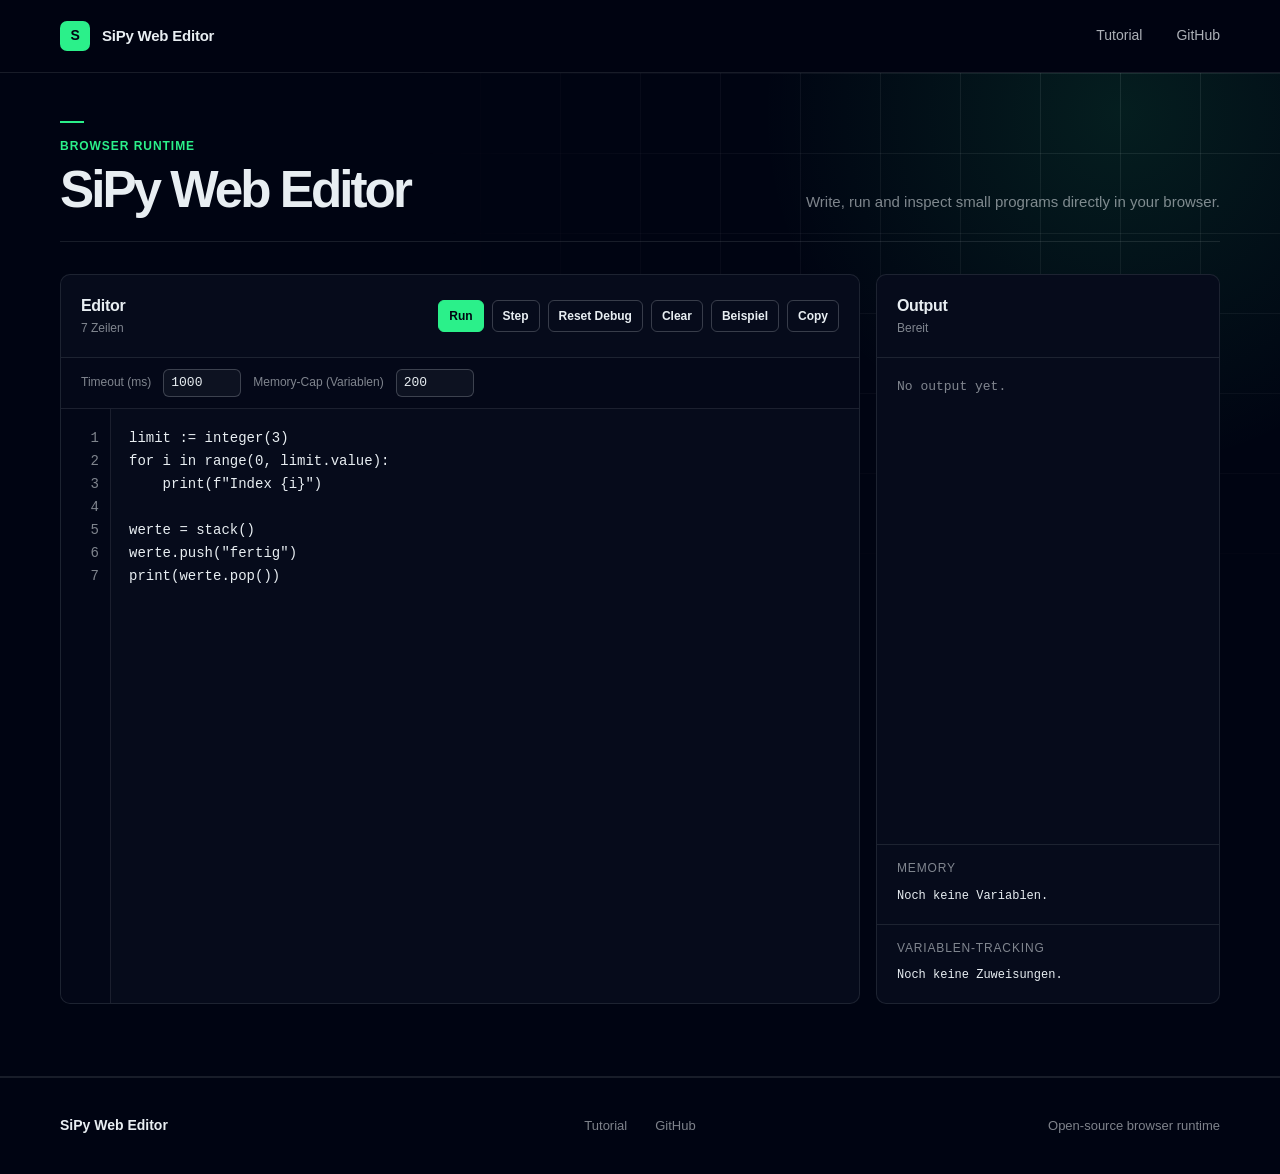
<file: index.html>
<!DOCTYPE html>
<html lang="de">
<head>
    <meta charset="UTF-8">
    <meta name="viewport" content="width=device-width, initial-scale=1.0">
    <title>SiPy Web Editor</title>
    <link rel="icon" href="favicon.ico" sizes="any">
    <link rel="stylesheet" href="style.css">
</head>

<body>
<a class="skip-link" href="#main">Skip to editor</a>
<header class="header">
    <div class="container header-inner">
        <a href="index.html" class="logo" aria-label="SiPy Web Editor, back to top">
            <span class="logo-mark">S</span>
            <span>SiPy Web Editor</span>
        </a>
        <nav class="navigation" aria-label="Project links">
            <a href="tutorial.html">Tutorial</a>
            <a href="https://github.com/Metrix31/SiPy-Web" target="_blank" rel="noreferrer">GitHub</a>
        </nav>
    </div>
</header>

<main id="main">
<section class="editor-section">
    <div class="container editor-layout">
        <header class="editor-intro">
            <div>
            <p class="section-kicker">Browser runtime</p>
            <h1>SiPy Web Editor</h1>
            </div>
            <p>Write, run and inspect small programs directly in your browser.</p>
        </header>
        <div class="workspace">
    <section class="panel editor-panel" aria-labelledby="editorTitle">
        <div class="panel-header">
            <div>
                <h2 id="editorTitle">Editor</h2>
                <p id="editorMeta">5 Zeilen</p>
            </div>

            <div class="button-row">
                <button id="runBtn" class="primary-btn" type="button">Run</button>
                <button id="stepBtn" type="button">Step</button>
                <button id="resetDebugBtn" type="button">Reset Debug</button>
                <button id="clearBtn" type="button">Clear</button>
                <button id="sampleBtn" type="button">Beispiel</button>
                <button id="copyBtn" type="button">Copy</button>
            </div>
        </div>

        <div class="limits-row" aria-label="Laufzeit-Limits">
            <label for="timeoutInput">Timeout (ms)</label>
            <input id="timeoutInput" type="number" min="0" step="100" value="1000" inputmode="numeric">
            <label for="memoryCapInput">Memory-Cap (Variablen)</label>
            <input id="memoryCapInput" type="number" min="0" step="10" value="200" inputmode="numeric">
        </div>

        <div id="editor">
            <div id="lineNumbers" aria-hidden="true">1</div>
            <textarea id="code" spellcheck="false" autocomplete="off" autocapitalize="off" aria-label="SiPy Code">limit := integer(3)
for i in range(0, limit.value):
    print(f"Index {i}")

werte = stack()
werte.push("fertig")
print(werte.pop())</textarea>
        </div>
    </section>

    <section class="panel output-panel" aria-labelledby="outputTitle">
        <div class="panel-header">
            <div>
                <h2 id="outputTitle">Output</h2>
                <p id="statusText">Bereit</p>
            </div>
        </div>

        <div id="output" role="log" aria-live="polite"></div>
        <div class="inspector">
            <div class="inspector-title">Memory</div>
            <div id="memoryInspector">Noch keine Variablen.</div>
        </div>
        <div class="inspector">
            <div class="inspector-title">Variablen-Tracking</div>
            <div id="trackingInspector">Noch keine Zuweisungen.</div>
        </div>
    </section>
        </div>
    </div>
</section>
</main>

<footer class="footer">
    <div class="container footer-inner">
        <div class="footer-brand">SiPy Web Editor</div>
        <div class="footer-links">
            <a href="tutorial.html">Tutorial</a>
            <a href="https://github.com/Metrix31/SiPy-Web" target="_blank" rel="noreferrer">GitHub</a>
        </div>
        <div class="footer-copy">Open-source browser runtime</div>
    </div>
</footer>

<script src="sipy.js"></script>
<script>
    const codeEl = document.getElementById("code");
    const runBtn = document.getElementById("runBtn");
    const stepBtn = document.getElementById("stepBtn");
    const resetDebugBtn = document.getElementById("resetDebugBtn");
    const clearBtn = document.getElementById("clearBtn");
    const sampleBtn = document.getElementById("sampleBtn");
    const copyBtn = document.getElementById("copyBtn");
    const statusText = document.getElementById("statusText");
    const editorMeta = document.getElementById("editorMeta");
    const lineNumbers = document.getElementById("lineNumbers");
    const memoryInspector = document.getElementById("memoryInspector");
    const trackingInspector = document.getElementById("trackingInspector");
    const timeoutInput = document.getElementById("timeoutInput");
    const memoryCapInput = document.getElementById("memoryCapInput");
    const savedCode = localStorage.getItem("sipy-code");
    const breakpoints = new Set();
    let debugSession = null;
    let activeLine = null;

    const sampleCode = `import math as m

generic Box[T]
interface Named(name)
Flags = bitfield("Flags", ["Read", "Write"])
UserType = Box.of("User")

@tracked("demo")
user = { name: "Ada" }
limit := cast(4, "integer")
zahlen = queue()

for i in range(0, limit.value):
    zahlen.enqueue(i)

farbe = enumType("Farbe", ["Rot", "Gruen", "Blau"])
paar = tuple("Summe", calc("2 + 3 * 4"))
einzigartig = set("a", "b", "a")
rechte = Flags.value("Read", "Write")

match zahlen.size():
    case 4:
        print(f"Queue hat {zahlen.size()} Werte")
        break
    default:
        print("Andere Groesse")

try:
    print(f"Enum: {farbe.Rot}")
    print(f"Interface passt: {implementsInterface(user, Named)}")
    print(f"Generic: {UserType}")
    print(rechte)
    print(paar)
    print(einzigartig)
    await time.sleep(10)
    print(f"Wurzel: {m.sqrt(16)}")
except error:
    print(f"Fehler gefangen: {error.message}")`;

    function escapeHtml(text) {
        return String(text)
            .replace(/&/g, "&amp;")
            .replace(/</g, "&lt;")
            .replace(/>/g, "&gt;")
            .replace(/"/g, "&quot;")
            .replace(/'/g, "&#39;");
    }

    function readLimitOptions() {
        const timeoutMs = Number(timeoutInput.value);
        const memoryCap = Number(memoryCapInput.value);
        return {
            timeoutMs: Number.isFinite(timeoutMs) && timeoutMs >= 0 ? timeoutMs : 1000,
            memoryCap: Number.isFinite(memoryCap) && memoryCap >= 0 ? memoryCap : 200
        };
    }

    function updateEditorMeta() {
        const lineCount = codeEl.value.split("\n").length;
        editorMeta.textContent = lineCount + (lineCount === 1 ? " Zeile" : " Zeilen");
        lineNumbers.innerHTML = Array.from({ length: lineCount }, (_, index) => {
            const line = index + 1;
            const classes = [
                breakpoints.has(line) ? "has-breakpoint" : "",
                activeLine === line ? "active-line" : ""
            ].filter(Boolean).join(" ");
            return `<button class="${classes}" type="button" data-line="${line}" title="Breakpoint umschalten">${line}</button>`;
        }).join("");
        localStorage.setItem("sipy-code", codeEl.value);
    }

    function setStatus(text, mode = "") {
        statusText.textContent = text;
        statusText.dataset.mode = mode;
    }

    function renderMemory(memory = []) {
        if (!memory.length) {
            memoryInspector.textContent = "Noch keine Variablen.";
            return;
        }

        memoryInspector.innerHTML = memory.map((item) => {
            const lock = item.constant ? " const" : "";
            return `<div><strong>${escapeHtml(item.name)}</strong><span>${escapeHtml(item.value)}${escapeHtml(lock)}</span></div>`;
        }).join("");
    }

    function renderTracking(debugInfo) {
        const writes = debugInfo && debugInfo.variableWrites ? debugInfo.variableWrites : [];
        if (!writes.length) {
            trackingInspector.textContent = "Noch keine Zuweisungen.";
            return;
        }

        trackingInspector.innerHTML = writes.map((entry) => {
            return `<div><strong>${escapeHtml(entry.name)}</strong><span>Zeile ${escapeHtml(entry.line)}</span></div>`;
        }).join("");
    }

    function renderWarnings(warnings = []) {
        warnings.forEach((warning) => writeln("Warnung: " + warning));
    }

    function resetDebugState() {
        debugSession = null;
        activeLine = null;
        renderMemory();
        renderTracking();
        updateEditorMeta();
    }

    async function runCode() {
        clearOutput();
        resetDebugState();
        setStatus("Läuft...", "running");

        try {
            const result = await runSiPy(codeEl.value, { breakpoints, ...readLimitOptions() });
            renderWarnings(result.warnings);
            renderMemory(result.memory);
            renderTracking(result.debug);
            if (result.paused) {
                activeLine = result.line;
                setStatus("Breakpoint in Zeile " + result.line, "running");
            } else {
                setStatus(result.executedLines + " Statements ausgeführt", "ok");
            }
            updateEditorMeta();
        } catch (e) {
            writeln("Fehler: " + e.message);
            setStatus("Fehler", "error");
        }
    }

    async function stepCode() {
        if (!debugSession) {
            clearOutput();
            try {
                debugSession = createDebugSession(codeEl.value, breakpoints, readLimitOptions());
            } catch (e) {
                writeln("Fehler: " + e.message);
                setStatus("Fehler", "error");
                return;
            }
        }

        try {
            const next = debugSession.bytecode[debugSession.index];
            activeLine = next ? next.line : null;
            const result = await stepDebugSession(debugSession);
            renderWarnings(result.warnings);
            renderMemory(result.memory);
            renderTracking(result.debug);
            setStatus(result.done ? "Debug fertig" : "Pause nach Zeile " + activeLine, result.done ? "ok" : "running");
            updateEditorMeta();
        } catch (e) {
            writeln("Fehler: " + e.message);
            setStatus("Fehler", "error");
        }
    }

    runBtn.onclick = runCode;
    stepBtn.onclick = stepCode;
    resetDebugBtn.onclick = () => {
        resetDebugState();
        setStatus("Debug zurückgesetzt");
    };
    clearBtn.onclick = () => {
        clearOutput();
        renderMemory();
        renderTracking();
        setStatus("Bereit");
    };

    sampleBtn.onclick = () => {
        codeEl.value = sampleCode;
        resetDebugState();
        codeEl.focus();
    };

    copyBtn.onclick = async () => {
        try {
            await navigator.clipboard.writeText(codeEl.value);
            setStatus("Code kopiert", "ok");
        } catch (error) {
            codeEl.select();
            document.execCommand("copy");
            setStatus("Code kopiert", "ok");
        }
    };

    codeEl.addEventListener("input", () => {
        codeEl.value = codeEl.value
            .replace(/„|“|”/g, '"')
            .replace(/‚|‘|’/g, "'");
        resetDebugState();
    });
    codeEl.addEventListener("scroll", () => {
        lineNumbers.scrollTop = codeEl.scrollTop;
    });
    codeEl.addEventListener("keydown", (event) => {
        if ((event.ctrlKey || event.metaKey) && event.key === "Enter") {
            event.preventDefault();
            runCode();
        }

        if (event.key === "Tab") {
            event.preventDefault();
            const start = codeEl.selectionStart;
            const end = codeEl.selectionEnd;
            codeEl.value = codeEl.value.substring(0, start) + "    " + codeEl.value.substring(end);
            codeEl.selectionStart = codeEl.selectionEnd = start + 4;
            updateEditorMeta();
        }
    });
    lineNumbers.addEventListener("click", (event) => {
        const button = event.target.closest("button[data-line]");
        if (!button) return;
        const line = Number(button.dataset.line);
        if (breakpoints.has(line)) breakpoints.delete(line);
        else breakpoints.add(line);
        updateEditorMeta();
    });

    if (savedCode) {
        codeEl.value = savedCode;
    }

    updateEditorMeta();
</script>
</body>
</html>
</file>
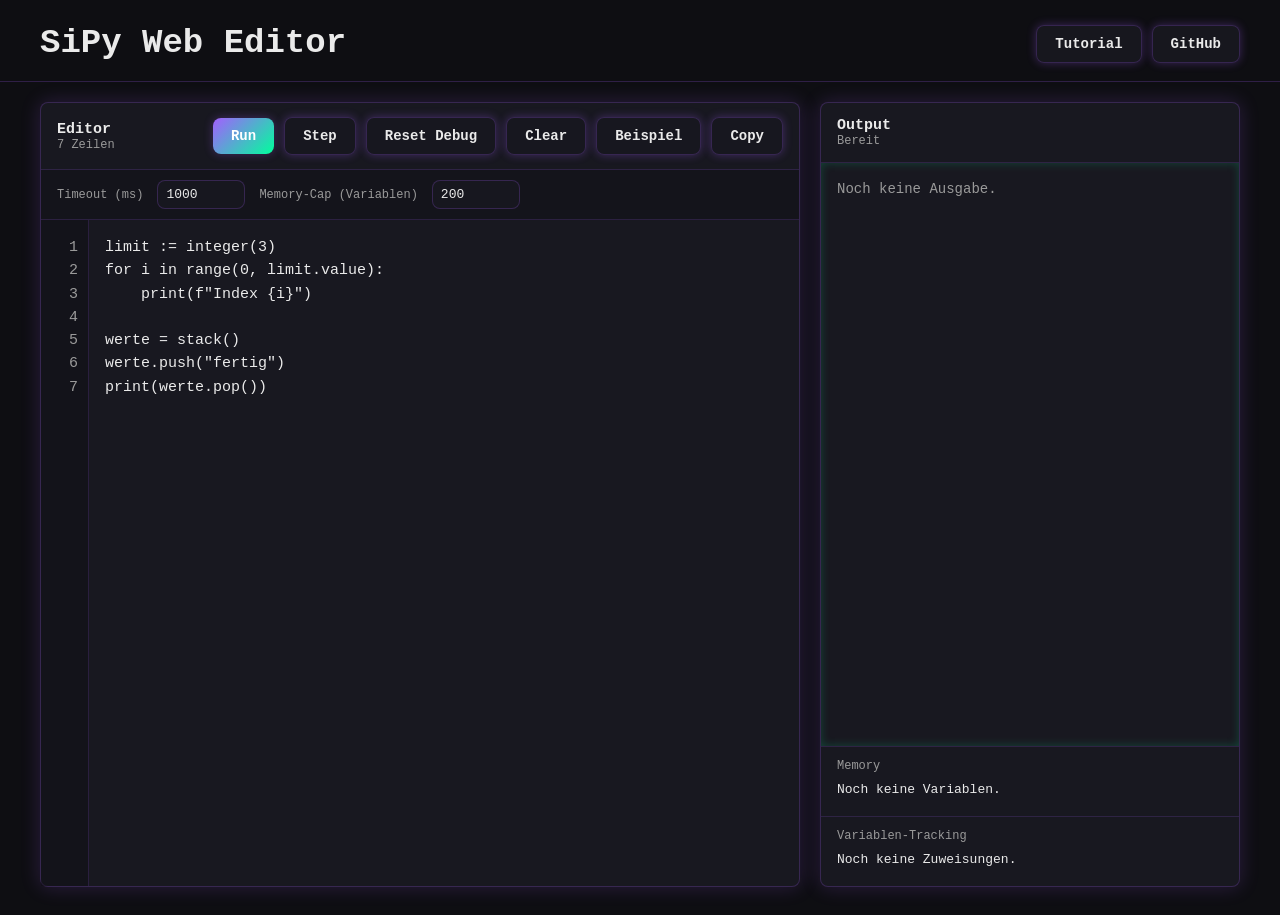
<file: Legacy/legacy2/index.html>
<!DOCTYPE html>
<html lang="de">
<head>
    <meta charset="UTF-8">
    <meta name="viewport" content="width=device-width, initial-scale=1.0">
    <title>SiPy Web Editor</title>
    <link rel="icon" href="favicon.ico" sizes="any">
    <link rel="stylesheet" href="style.css">
</head>

<body>
<header class="app-header">
    <div>
        <h1>SiPy Web Editor</h1>
    </div>

    <nav class="top-links" aria-label="Projektlinks">
        <a href="tutorial.html">Tutorial</a>
        <a href="https://github.com/Metrix31/SiPy-Web" target="_blank" rel="noreferrer">GitHub</a>
    </nav>
</header>

<main class="workspace">
    <section class="panel editor-panel" aria-labelledby="editorTitle">
        <div class="panel-header">
            <div>
                <h2 id="editorTitle">Editor</h2>
                <p id="editorMeta">5 Zeilen</p>
            </div>

            <div class="button-row">
                <button id="runBtn" class="primary-btn" type="button">Run</button>
                <button id="stepBtn" type="button">Step</button>
                <button id="resetDebugBtn" type="button">Reset Debug</button>
                <button id="clearBtn" type="button">Clear</button>
                <button id="sampleBtn" type="button">Beispiel</button>
                <button id="copyBtn" type="button">Copy</button>
            </div>
        </div>

        <div class="limits-row" aria-label="Laufzeit-Limits">
            <label for="timeoutInput">Timeout (ms)</label>
            <input id="timeoutInput" type="number" min="0" step="100" value="1000" inputmode="numeric">
            <label for="memoryCapInput">Memory-Cap (Variablen)</label>
            <input id="memoryCapInput" type="number" min="0" step="10" value="200" inputmode="numeric">
        </div>

        <div id="editor">
            <div id="lineNumbers" aria-hidden="true">1</div>
            <textarea id="code" spellcheck="false" autocomplete="off" autocapitalize="off" aria-label="SiPy Code">limit := integer(3)
for i in range(0, limit.value):
    print(f"Index {i}")

werte = stack()
werte.push("fertig")
print(werte.pop())</textarea>
        </div>
    </section>

    <section class="panel output-panel" aria-labelledby="outputTitle">
        <div class="panel-header">
            <div>
                <h2 id="outputTitle">Output</h2>
                <p id="statusText">Bereit</p>
            </div>
        </div>

        <div id="output" role="log" aria-live="polite"></div>
        <div class="inspector">
            <div class="inspector-title">Memory</div>
            <div id="memoryInspector">Noch keine Variablen.</div>
        </div>
        <div class="inspector">
            <div class="inspector-title">Variablen-Tracking</div>
            <div id="trackingInspector">Noch keine Zuweisungen.</div>
        </div>
    </section>
</main>

<script src="sipy.js"></script>
<script>
    const codeEl = document.getElementById("code");
    const runBtn = document.getElementById("runBtn");
    const stepBtn = document.getElementById("stepBtn");
    const resetDebugBtn = document.getElementById("resetDebugBtn");
    const clearBtn = document.getElementById("clearBtn");
    const sampleBtn = document.getElementById("sampleBtn");
    const copyBtn = document.getElementById("copyBtn");
    const statusText = document.getElementById("statusText");
    const editorMeta = document.getElementById("editorMeta");
    const lineNumbers = document.getElementById("lineNumbers");
    const memoryInspector = document.getElementById("memoryInspector");
    const trackingInspector = document.getElementById("trackingInspector");
    const timeoutInput = document.getElementById("timeoutInput");
    const memoryCapInput = document.getElementById("memoryCapInput");
    const savedCode = localStorage.getItem("sipy-code");
    const breakpoints = new Set();
    let debugSession = null;
    let activeLine = null;

    const sampleCode = `import math as m

generic Box[T]
interface Named(name)
Flags = bitfield("Flags", ["Read", "Write"])
UserType = Box.of("User")

@tracked("demo")
user = { name: "Ada" }
limit := cast(4, "integer")
zahlen = queue()

for i in range(0, limit.value):
    zahlen.enqueue(i)

farbe = enumType("Farbe", ["Rot", "Gruen", "Blau"])
paar = tuple("Summe", calc("2 + 3 * 4"))
einzigartig = set("a", "b", "a")
rechte = Flags.value("Read", "Write")

match zahlen.size():
    case 4:
        print(f"Queue hat {zahlen.size()} Werte")
        break
    default:
        print("Andere Groesse")

try:
    print(f"Enum: {farbe.Rot}")
    print(f"Interface passt: {implementsInterface(user, Named)}")
    print(f"Generic: {UserType}")
    print(rechte)
    print(paar)
    print(einzigartig)
    await time.sleep(10)
    print(f"Wurzel: {m.sqrt(16)}")
except error:
    print(f"Fehler gefangen: {error.message}")`;

    function escapeHtml(text) {
        return String(text)
            .replace(/&/g, "&amp;")
            .replace(/</g, "&lt;")
            .replace(/>/g, "&gt;")
            .replace(/"/g, "&quot;")
            .replace(/'/g, "&#39;");
    }

    function readLimitOptions() {
        const timeoutMs = Number(timeoutInput.value);
        const memoryCap = Number(memoryCapInput.value);
        return {
            timeoutMs: Number.isFinite(timeoutMs) && timeoutMs >= 0 ? timeoutMs : 1000,
            memoryCap: Number.isFinite(memoryCap) && memoryCap >= 0 ? memoryCap : 200
        };
    }

    function updateEditorMeta() {
        const lineCount = codeEl.value.split("\n").length;
        editorMeta.textContent = lineCount + (lineCount === 1 ? " Zeile" : " Zeilen");
        lineNumbers.innerHTML = Array.from({ length: lineCount }, (_, index) => {
            const line = index + 1;
            const classes = [
                breakpoints.has(line) ? "has-breakpoint" : "",
                activeLine === line ? "active-line" : ""
            ].filter(Boolean).join(" ");
            return `<button class="${classes}" type="button" data-line="${line}" title="Breakpoint umschalten">${line}</button>`;
        }).join("");
        localStorage.setItem("sipy-code", codeEl.value);
    }

    function setStatus(text, mode = "") {
        statusText.textContent = text;
        statusText.dataset.mode = mode;
    }

    function renderMemory(memory = []) {
        if (!memory.length) {
            memoryInspector.textContent = "Noch keine Variablen.";
            return;
        }

        memoryInspector.innerHTML = memory.map((item) => {
            const lock = item.constant ? " const" : "";
            return `<div><strong>${escapeHtml(item.name)}</strong><span>${escapeHtml(item.value)}${escapeHtml(lock)}</span></div>`;
        }).join("");
    }

    function renderTracking(debugInfo) {
        const writes = debugInfo && debugInfo.variableWrites ? debugInfo.variableWrites : [];
        if (!writes.length) {
            trackingInspector.textContent = "Noch keine Zuweisungen.";
            return;
        }

        trackingInspector.innerHTML = writes.map((entry) => {
            return `<div><strong>${escapeHtml(entry.name)}</strong><span>Zeile ${escapeHtml(entry.line)}</span></div>`;
        }).join("");
    }

    function renderWarnings(warnings = []) {
        warnings.forEach((warning) => writeln("Warnung: " + warning));
    }

    function resetDebugState() {
        debugSession = null;
        activeLine = null;
        renderMemory();
        renderTracking();
        updateEditorMeta();
    }

    async function runCode() {
        clearOutput();
        resetDebugState();
        setStatus("Läuft...", "running");

        try {
            const result = await runSiPy(codeEl.value, { breakpoints, ...readLimitOptions() });
            renderWarnings(result.warnings);
            renderMemory(result.memory);
            renderTracking(result.debug);
            if (result.paused) {
                activeLine = result.line;
                setStatus("Breakpoint in Zeile " + result.line, "running");
            } else {
                setStatus(result.executedLines + " Statements ausgeführt", "ok");
            }
            updateEditorMeta();
        } catch (e) {
            writeln("Fehler: " + e.message);
            setStatus("Fehler", "error");
        }
    }

    async function stepCode() {
        if (!debugSession) {
            clearOutput();
            try {
                debugSession = createDebugSession(codeEl.value, breakpoints, readLimitOptions());
            } catch (e) {
                writeln("Fehler: " + e.message);
                setStatus("Fehler", "error");
                return;
            }
        }

        try {
            const next = debugSession.bytecode[debugSession.index];
            activeLine = next ? next.line : null;
            const result = await stepDebugSession(debugSession);
            renderWarnings(result.warnings);
            renderMemory(result.memory);
            renderTracking(result.debug);
            setStatus(result.done ? "Debug fertig" : "Pause nach Zeile " + activeLine, result.done ? "ok" : "running");
            updateEditorMeta();
        } catch (e) {
            writeln("Fehler: " + e.message);
            setStatus("Fehler", "error");
        }
    }

    runBtn.onclick = runCode;
    stepBtn.onclick = stepCode;
    resetDebugBtn.onclick = () => {
        resetDebugState();
        setStatus("Debug zurückgesetzt");
    };
    clearBtn.onclick = () => {
        clearOutput();
        renderMemory();
        renderTracking();
        setStatus("Bereit");
    };

    sampleBtn.onclick = () => {
        codeEl.value = sampleCode;
        resetDebugState();
        codeEl.focus();
    };

    copyBtn.onclick = async () => {
        try {
            await navigator.clipboard.writeText(codeEl.value);
            setStatus("Code kopiert", "ok");
        } catch (error) {
            codeEl.select();
            document.execCommand("copy");
            setStatus("Code kopiert", "ok");
        }
    };

    codeEl.addEventListener("input", () => {
        codeEl.value = codeEl.value
            .replace(/„|“|”/g, '"')
            .replace(/‚|‘|’/g, "'");
        resetDebugState();
    });
    codeEl.addEventListener("scroll", () => {
        lineNumbers.scrollTop = codeEl.scrollTop;
    });
    codeEl.addEventListener("keydown", (event) => {
        if ((event.ctrlKey || event.metaKey) && event.key === "Enter") {
            event.preventDefault();
            runCode();
        }

        if (event.key === "Tab") {
            event.preventDefault();
            const start = codeEl.selectionStart;
            const end = codeEl.selectionEnd;
            codeEl.value = codeEl.value.substring(0, start) + "    " + codeEl.value.substring(end);
            codeEl.selectionStart = codeEl.selectionEnd = start + 4;
            updateEditorMeta();
        }
    });
    lineNumbers.addEventListener("click", (event) => {
        const button = event.target.closest("button[data-line]");
        if (!button) return;
        const line = Number(button.dataset.line);
        if (breakpoints.has(line)) breakpoints.delete(line);
        else breakpoints.add(line);
        updateEditorMeta();
    });

    if (savedCode) {
        codeEl.value = savedCode;
    }

    updateEditorMeta();
</script>
</body>
</html>
</file>
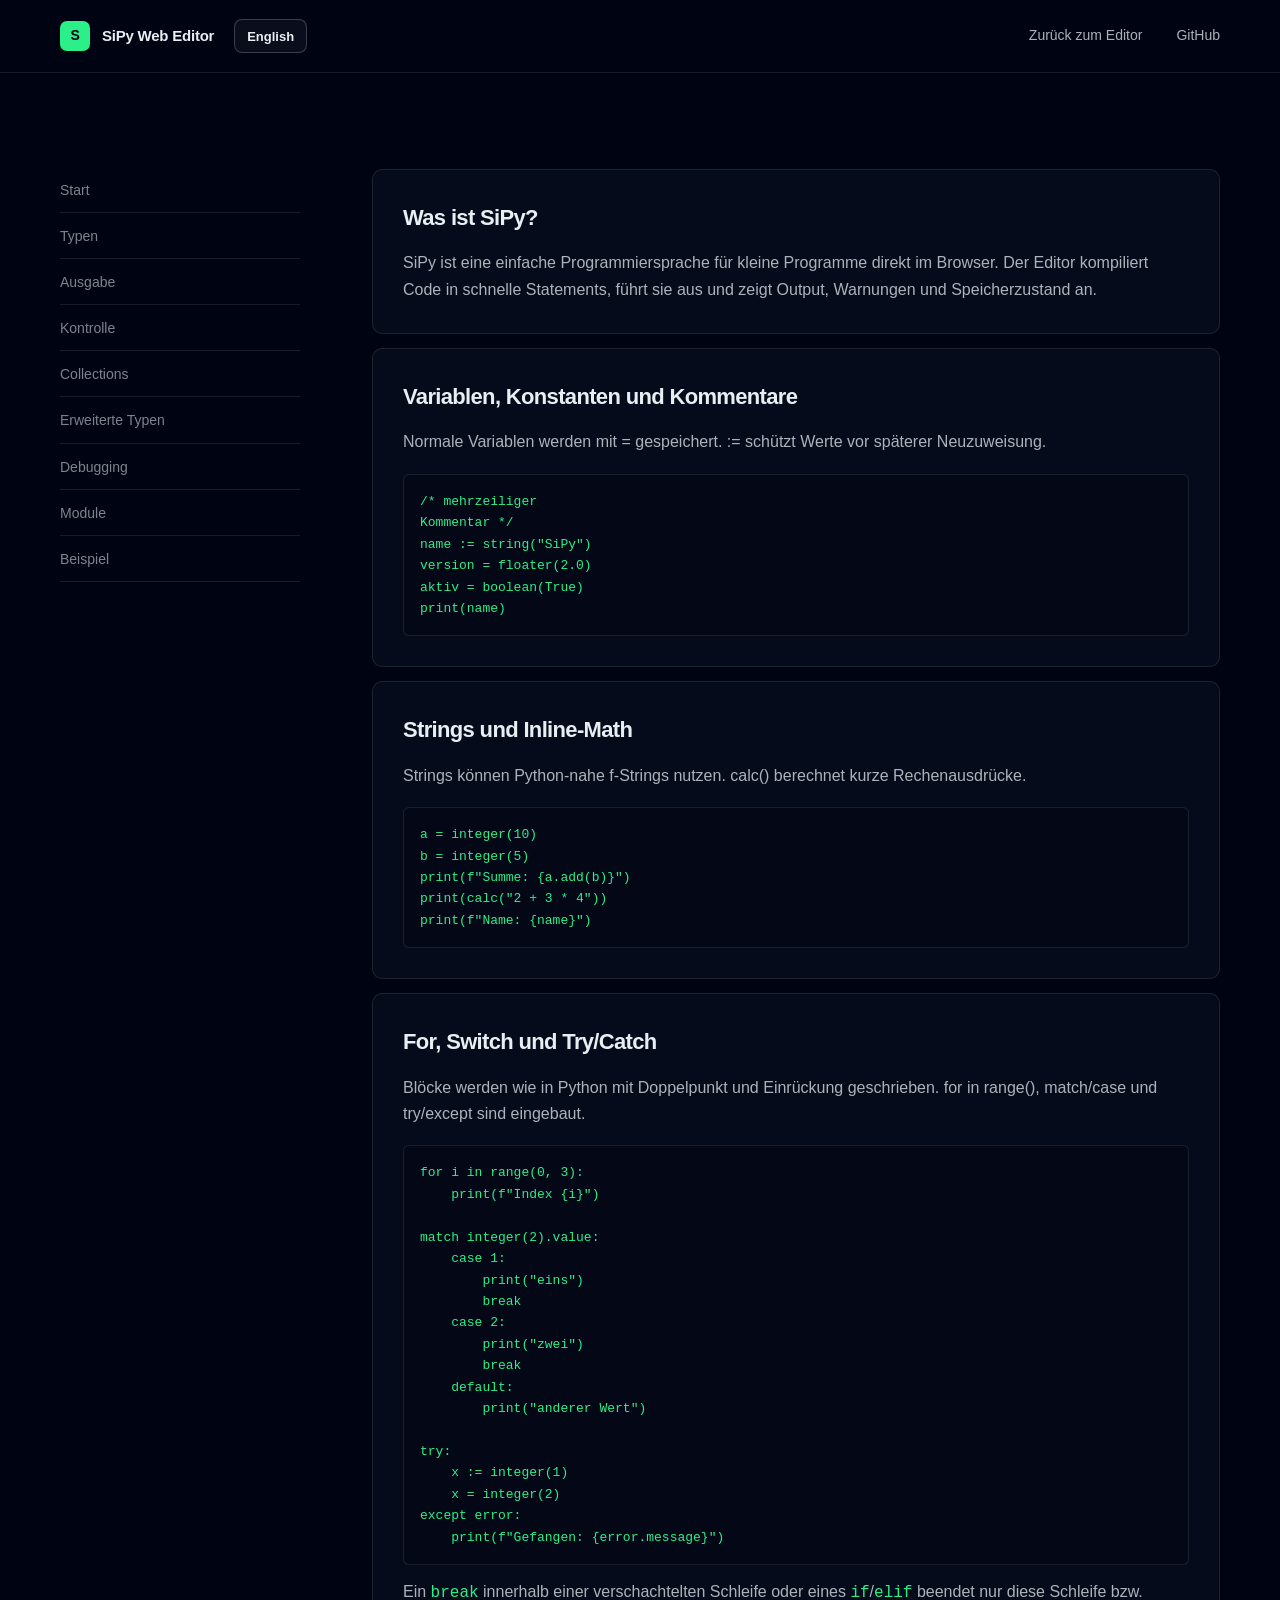
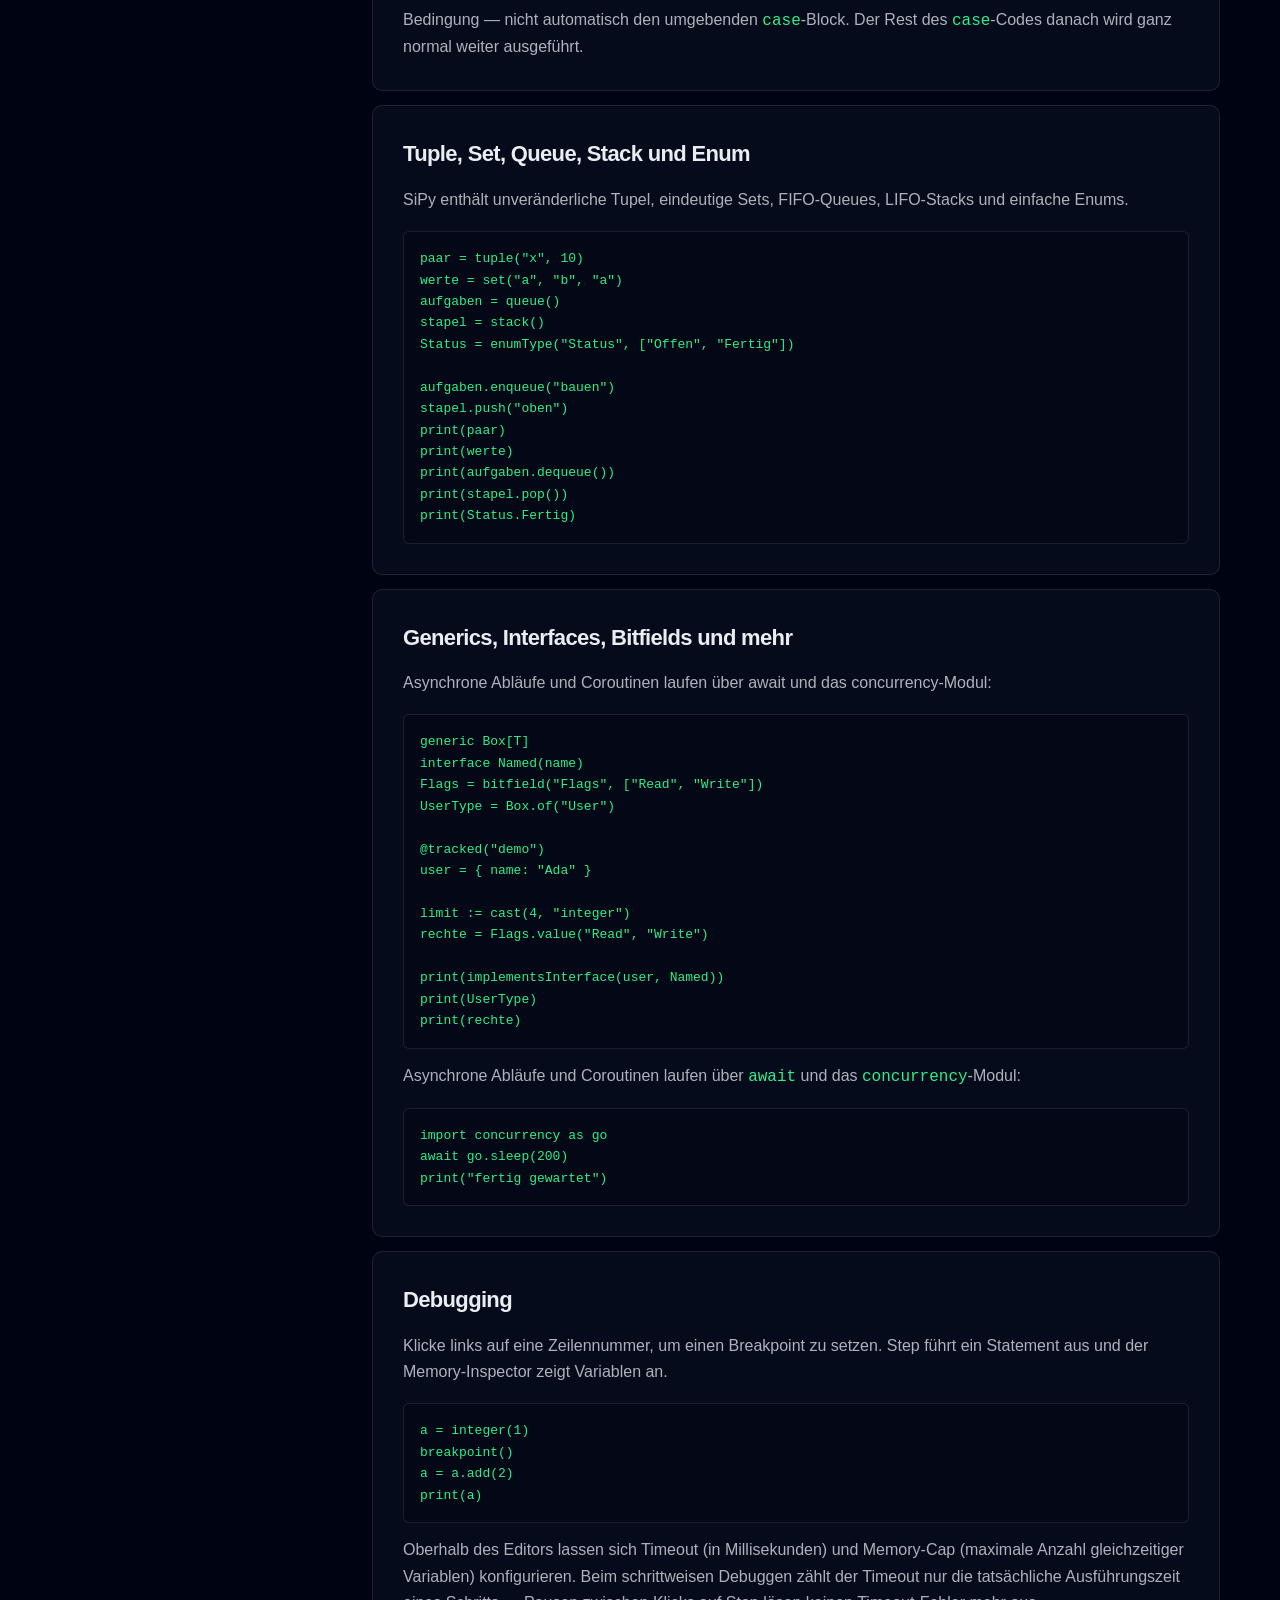
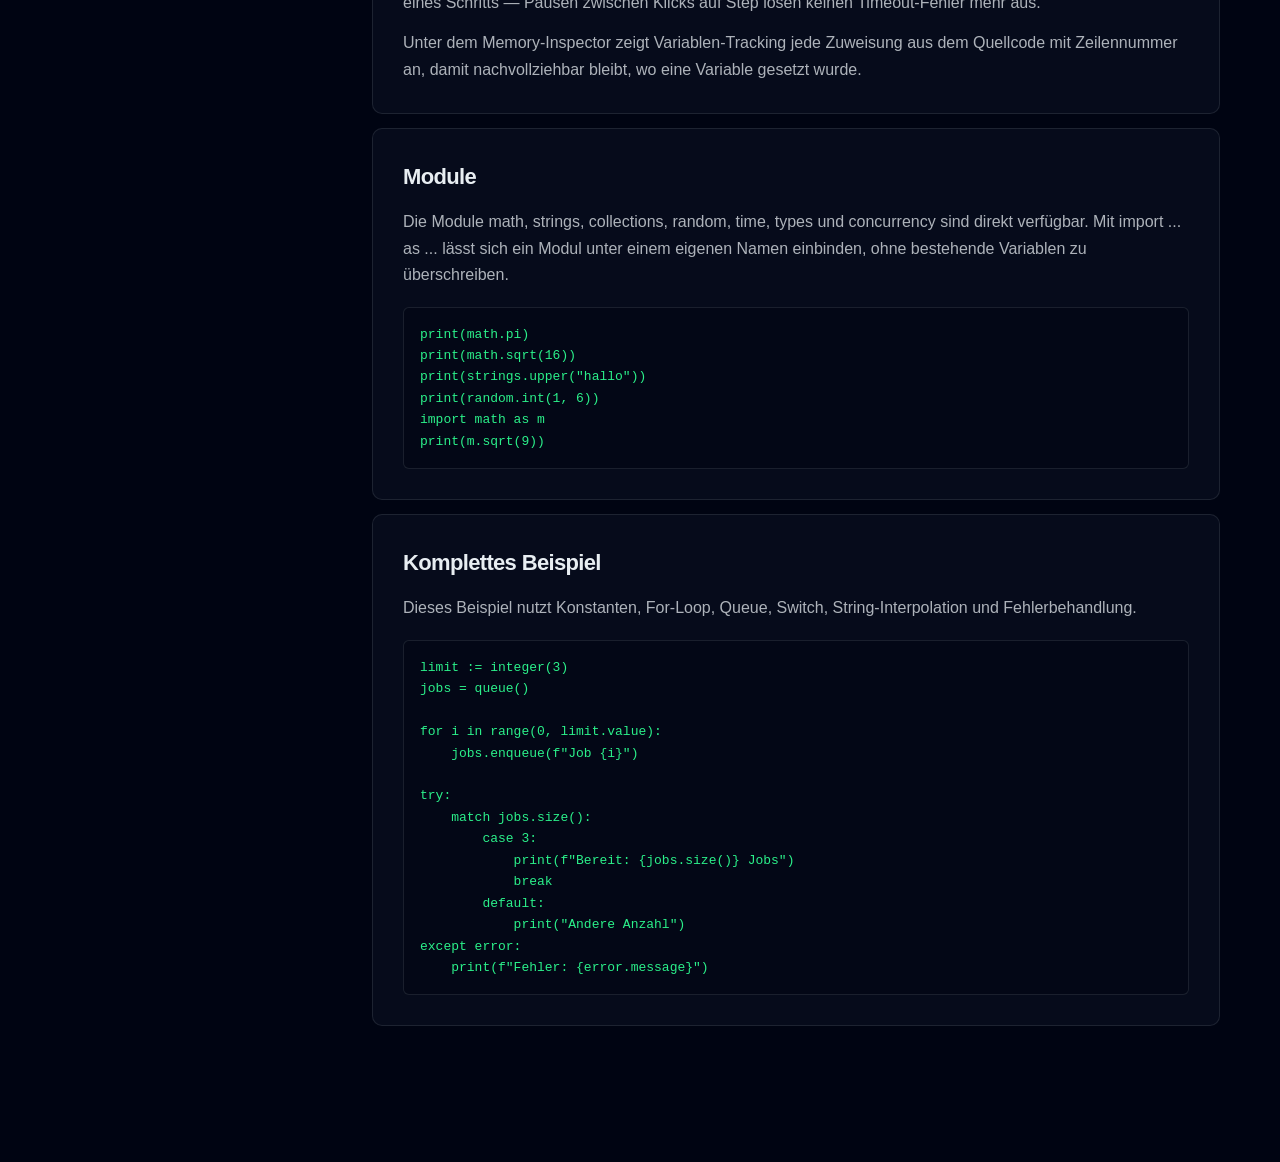
<file: tutorial.html>
<!DOCTYPE html>
<html lang="de">
<head>
    <meta charset="UTF-8">
    <meta name="viewport" content="width=device-width, initial-scale=1.0">
    <title>SiPy Tutorial</title>
    <link rel="icon" href="favicon.ico" sizes="any">
    <link rel="stylesheet" href="style.css">
</head>

<body class="tutorial-page">
<a class="skip-link" href="#start">Skip to tutorial</a>
<header class="header">
<div class="container header-inner">
    <a href="index.html" class="logo" aria-label="SiPy Web Editor, back to editor">
        <span class="logo-mark">S</span>
        <span>SiPy Web Editor</span>
    </a>
    <button type="button" id="language-toggle" class="language-toggle" aria-label="Switch language">English</button>
    <nav class="navigation" aria-label="Navigation">
        <a href="index.html">Zurück zum Editor</a>
        <a href="https://github.com/Metrix31/SiPy-Web" target="_blank" rel="noreferrer">GitHub</a>
    </nav>
</div>
</header>

<main class="tutorial-layout">
    <nav class="tutorial-nav" aria-label="Tutorial Abschnitte">
        <a href="#start">Start</a>
        <a href="#typen">Typen</a>
        <a href="#ausgabe">Ausgabe</a>
        <a href="#kontrolle">Kontrolle</a>
        <a href="#collections">Collections</a>
        <a href="#erweitert">Erweiterte Typen</a>
        <a href="#debugging">Debugging</a>
        <a href="#module">Module</a>
        <a href="#beispiel">Beispiel</a>
    </nav>

    <div class="tutorial-content">
        <section id="start" class="tutorial-section">
            <h2>Was ist SiPy?</h2>
            <p>
                SiPy ist eine einfache Programmiersprache für kleine Programme direkt im Browser.
                Der Editor kompiliert Code in schnelle Statements, führt sie aus und zeigt Output, Warnungen und Speicherzustand an.
            </p>
        </section>

        <section id="typen" class="tutorial-section">
            <h2>Variablen, Konstanten und Kommentare</h2>
            <p>Normale Variablen werden mit <code>=</code> gespeichert. <code>:=</code> schützt Werte vor späterer Neuzuweisung.</p>
            <pre><code>/* mehrzeiliger
Kommentar */
name := string("SiPy")
version = floater(2.0)
aktiv = boolean(True)
print(name)</code></pre>
        </section>

        <section id="ausgabe" class="tutorial-section">
            <h2>Strings und Inline-Math</h2>
            <p>Strings können Python-nahe f-Strings nutzen. <code>calc()</code> berechnet kurze Rechenausdrücke.</p>
            <pre><code>a = integer(10)
b = integer(5)
print(f"Summe: {a.add(b)}")
print(calc("2 + 3 * 4"))
print(f"Name: {name}")</code></pre>
        </section>

        <section id="kontrolle" class="tutorial-section">
            <h2>For, Switch und Try/Catch</h2>
            <p>Blöcke werden wie in Python mit Doppelpunkt und Einrückung geschrieben. <code>for in range()</code>, <code>match/case</code> und <code>try/except</code> sind eingebaut.</p>
            <pre><code>for i in range(0, 3):
    print(f"Index {i}")

match integer(2).value:
    case 1:
        print("eins")
        break
    case 2:
        print("zwei")
        break
    default:
        print("anderer Wert")

try:
    x := integer(1)
    x = integer(2)
except error:
    print(f"Gefangen: {error.message}")</code></pre>
            <p>Ein <code>break</code> innerhalb einer verschachtelten Schleife oder eines <code>if</code>/<code>elif</code> beendet nur diese Schleife bzw. Bedingung — nicht automatisch den umgebenden <code>case</code>-Block. Der Rest des <code>case</code>-Codes danach wird ganz normal weiter ausgeführt.</p>
        </section>

        <section id="collections" class="tutorial-section">
            <h2>Tuple, Set, Queue, Stack und Enum</h2>
            <p>SiPy enthält unveränderliche Tupel, eindeutige Sets, FIFO-Queues, LIFO-Stacks und einfache Enums.</p>
            <pre><code>paar = tuple("x", 10)
werte = set("a", "b", "a")
aufgaben = queue()
stapel = stack()
Status = enumType("Status", ["Offen", "Fertig"])

aufgaben.enqueue("bauen")
stapel.push("oben")
print(paar)
print(werte)
print(aufgaben.dequeue())
print(stapel.pop())
print(Status.Fertig)</code></pre>
        </section>

        <section id="erweitert" class="tutorial-section">
            <h2>Generics, Interfaces, Bitfields und mehr</h2>
            <p>Für größere Programme bietet SiPy generische Typen, Interfaces, Bitfields, Casts, statische Klassen und Attribute-Annotationen.</p>
            <pre><code>generic Box[T]
interface Named(name)
Flags = bitfield("Flags", ["Read", "Write"])
UserType = Box.of("User")

@tracked("demo")
user = { name: "Ada" }

limit := cast(4, "integer")
rechte = Flags.value("Read", "Write")

print(implementsInterface(user, Named))
print(UserType)
print(rechte)</code></pre>
            <p>Asynchrone Abläufe und Coroutinen laufen über <code>await</code> und das <code>concurrency</code>-Modul:</p>
            <pre><code>import concurrency as go
await go.sleep(200)
print("fertig gewartet")</code></pre>
        </section>

        <section id="debugging" class="tutorial-section">
            <h2>Debugging</h2>
            <p>Klicke links auf eine Zeilennummer, um einen Breakpoint zu setzen. <code>Step</code> führt ein Statement aus und der Memory-Inspector zeigt Variablen an.</p>
            <pre><code>a = integer(1)
breakpoint()
a = a.add(2)
print(a)</code></pre>
            <p>
                Oberhalb des Editors lassen sich <strong>Timeout</strong> (in Millisekunden) und <strong>Memory-Cap</strong>
                (maximale Anzahl gleichzeitiger Variablen) konfigurieren. Beim schrittweisen Debuggen zählt der Timeout nur
                die tatsächliche Ausführungszeit eines Schritts — Pausen zwischen Klicks auf <code>Step</code> lösen keinen
                Timeout-Fehler mehr aus.
            </p>
            <p>
                Unter dem Memory-Inspector zeigt <strong>Variablen-Tracking</strong> jede Zuweisung aus dem Quellcode mit
                Zeilennummer an, damit nachvollziehbar bleibt, wo eine Variable gesetzt wurde.
            </p>
        </section>

        <section id="module" class="tutorial-section">
            <h2>Module</h2>
            <p>Die Module <code>math</code>, <code>strings</code>, <code>collections</code>, <code>random</code>, <code>time</code>, <code>types</code> und <code>concurrency</code> sind direkt verfügbar. Mit <code>import ... as ...</code> lässt sich ein Modul unter einem eigenen Namen einbinden, ohne bestehende Variablen zu überschreiben.</p>
            <pre><code>print(math.pi)
print(math.sqrt(16))
print(strings.upper("hallo"))
print(random.int(1, 6))
import math as m
print(m.sqrt(9))</code></pre>
        </section>

        <section id="beispiel" class="tutorial-section">
            <h2>Komplettes Beispiel</h2>
            <p>Dieses Beispiel nutzt Konstanten, For-Loop, Queue, Switch, String-Interpolation und Fehlerbehandlung.</p>
            <pre><code>limit := integer(3)
jobs = queue()

for i in range(0, limit.value):
    jobs.enqueue(f"Job {i}")

try:
    match jobs.size():
        case 3:
            print(f"Bereit: {jobs.size()} Jobs")
            break
        default:
            print("Andere Anzahl")
except error:
    print(f"Fehler: {error.message}")</code></pre>
        </section>
    </div>
</main>
<script>
(() => {
  const translations = {
    de: {
      skip: 'Zum Tutorial springen', navAria: 'Navigation', back: 'Zurück zum Editor', sectionsAria: 'Tutorial-Abschnitte',
      sections: ['Start', 'Typen', 'Ausgabe', 'Kontrolle', 'Collections', 'Erweiterte Typen', 'Debugging', 'Module', 'Beispiel'],
      headings: ['Was ist SiPy?', 'Variablen, Konstanten und Kommentare', 'Strings und Inline-Math', 'For, Switch und Try/Catch', 'Tuple, Set, Queue, Stack und Enum', 'Generics, Interfaces, Bitfields und mehr', 'Debugging', 'Module', 'Komplettes Beispiel'],
      paragraphs: [
        'SiPy ist eine einfache Programmiersprache für kleine Programme direkt im Browser. Der Editor kompiliert Code in schnelle Statements, führt sie aus und zeigt Output, Warnungen und Speicherzustand an.',
        'Normale Variablen werden mit = gespeichert. := schützt Werte vor späterer Neuzuweisung.',
        'Strings können Python-nahe f-Strings nutzen. calc() berechnet kurze Rechenausdrücke.',
        'Blöcke werden wie in Python mit Doppelpunkt und Einrückung geschrieben. for in range(), match/case und try/except sind eingebaut.',
        'SiPy enthält unveränderliche Tupel, eindeutige Sets, FIFO-Queues, LIFO-Stacks und einfache Enums.',
        'Für größere Programme bietet SiPy generische Typen, Interfaces, Bitfields, Casts, statische Klassen und Attribute-Annotationen.',
        'Klicke links auf eine Zeilennummer, um einen Breakpoint zu setzen. Step führt ein Statement aus und der Memory-Inspector zeigt Variablen an.',
        'Die Module math, strings, collections, random, time, types und concurrency sind direkt verfügbar. Mit import ... as ... lässt sich ein Modul unter einem eigenen Namen einbinden, ohne bestehende Variablen zu überschreiben.',
        'Dieses Beispiel nutzt Konstanten, For-Loop, Queue, Switch, String-Interpolation und Fehlerbehandlung.'
      ],
      debugExtra: ['Oberhalb des Editors lassen sich Timeout (in Millisekunden) und Memory-Cap (maximale Anzahl gleichzeitiger Variablen) konfigurieren. Beim schrittweisen Debuggen zählt der Timeout nur die tatsächliche Ausführungszeit eines Schritts — Pausen zwischen Klicks auf Step lösen keinen Timeout-Fehler mehr aus.', 'Unter dem Memory-Inspector zeigt Variablen-Tracking jede Zuweisung aus dem Quellcode mit Zeilennummer an, damit nachvollziehbar bleibt, wo eine Variable gesetzt wurde.']
    },
    en: {
      skip: 'Skip to tutorial', navAria: 'Navigation', back: 'Back to editor', sectionsAria: 'Tutorial sections',
      sections: ['Start', 'Types', 'Output', 'Control flow', 'Collections', 'Advanced types', 'Debugging', 'Modules', 'Example'],
      headings: ['What is SiPy?', 'Variables, constants and comments', 'Strings and inline math', 'For, Switch and Try/Catch', 'Tuple, Set, Queue, Stack and Enum', 'Generics, interfaces, bitfields and more', 'Debugging', 'Modules', 'Complete example'],
      paragraphs: [
        'SiPy is a simple programming language for small programs directly in your browser. The editor compiles code into fast statements, executes them, and displays output, warnings and memory state.',
        'Regular variables are assigned using =. := protects values from being reassigned later.',
        'Strings can use Python-like f-strings. calc() evaluates short arithmetic expressions.',
        'Blocks use colons and indentation, like Python. for in range(), match/case and try/except are built in.',
        'SiPy includes immutable tuples, unique sets, FIFO queues, LIFO stacks and simple enums.',
        'For larger programs, SiPy offers generic types, interfaces, bitfields, casts, static classes and attribute annotations.',
        'Click a line number on the left to set a breakpoint. Step executes a statement, and the memory inspector displays variables.',
        'The math, strings, collections, random, time, types and concurrency modules are available directly. Use import ... as ... to import a module under a custom name without overwriting existing variables.',
        'This example uses constants, a for loop, a queue, switch, string interpolation and error handling.'
      ],
      debugExtra: ['Above the editor, you can configure Timeout (in milliseconds) and Memory Cap (the maximum number of simultaneous variables). During step-by-step debugging, the timeout only measures the actual execution time of a step — pauses between clicks on Step no longer trigger timeout errors.', 'Below the memory inspector, Variable Tracking displays every assignment from the source code with its line number, making it easier to see where a variable was set.']
    }
  };
  const toggle = document.getElementById('language-toggle');
  let lang = localStorage.getItem('sipy-tutorial-lang') || 'de';
  function applyLanguage(next) {
    lang = next; const t = translations[lang]; document.documentElement.lang = lang;
    document.querySelector('.skip-link').textContent = t.skip;
    document.querySelector('.navigation').setAttribute('aria-label', t.navAria);
    document.querySelector('.navigation a[href="index.html"]').textContent = t.back;
    document.querySelector('.tutorial-nav').setAttribute('aria-label', t.sectionsAria);
    document.querySelectorAll('.tutorial-nav a').forEach((a,i)=>a.textContent=t.sections[i]);
    document.querySelectorAll('.tutorial-section h2').forEach((h,i)=>h.textContent=t.headings[i]);
    const sectionIds = ['start','typen','ausgabe','kontrolle','collections','erweitert','debugging','module','beispiel'];
    sectionIds.forEach((id,idx)=> { const first=document.querySelector('#'+id+' > p'); if(first) first.textContent=t.paragraphs[idx]; });
    const debugSection = document.querySelector('#debugging');
    const debugPs = debugSection.querySelectorAll('p');
    debugPs[1].textContent=t.debugExtra[0]; debugPs[2].textContent=t.debugExtra[1];
    const advanced = document.querySelector('#erweitert p');
    advanced.textContent = lang==='de' ? 'Asynchrone Abläufe und Coroutinen laufen über await und das concurrency-Modul:' : 'Asynchronous operations and coroutines use await and the concurrency module:';
    toggle.textContent = lang==='de' ? 'English' : 'Deutsch';
    toggle.setAttribute('aria-label', lang==='de' ? 'Switch to English' : 'Zu Deutsch wechseln');
    localStorage.setItem('sipy-tutorial-lang', lang);
  }
  toggle.addEventListener('click',()=>applyLanguage(lang==='de'?'en':'de'));
  applyLanguage(lang);
})();
</script>
</body>
</html>
</file>
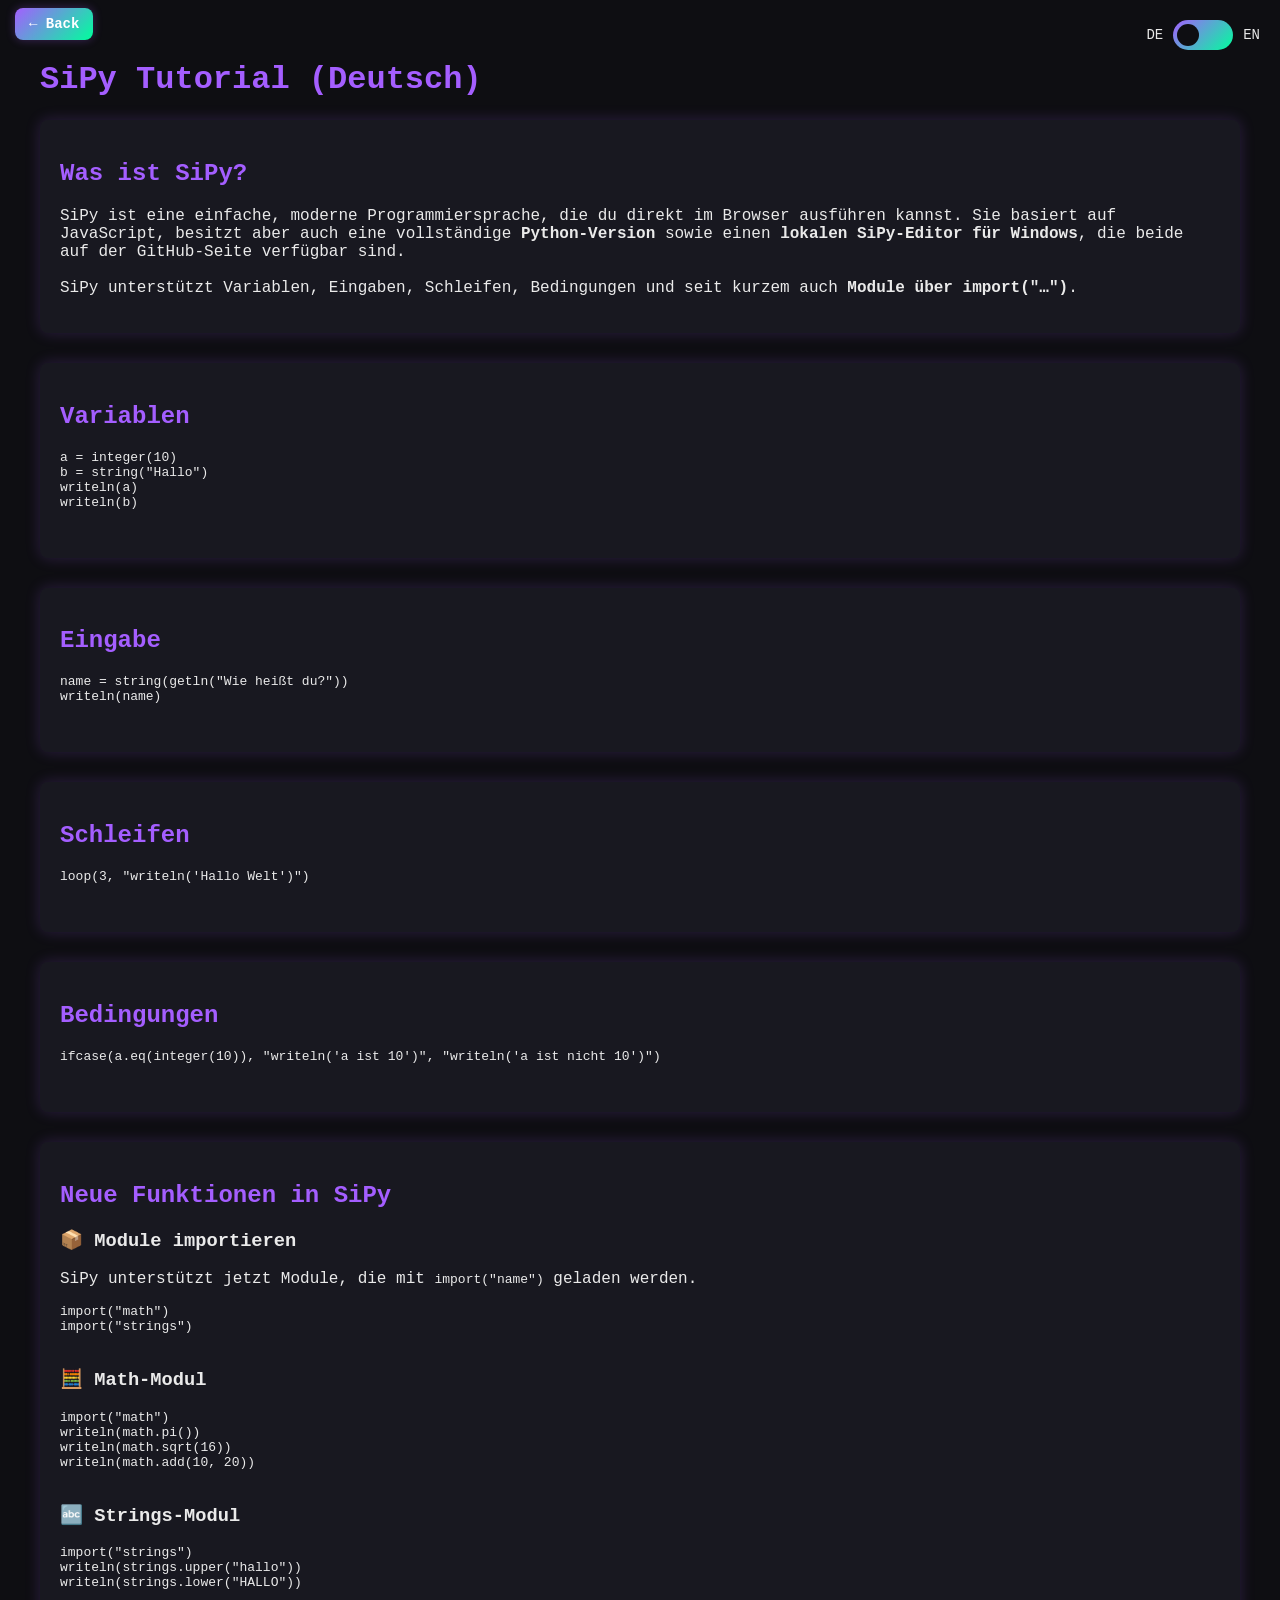
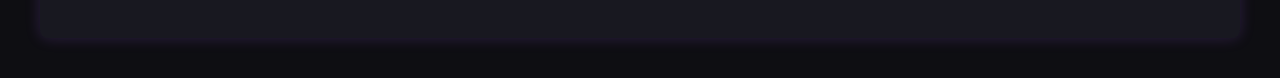
<file: Legacy/tutorial.html>
<!DOCTYPE html>
<html lang="de">
<head>
    <meta charset="UTF-8">
    <title>SiPy Tutorial</title>

    <!-- Favicon -->
    <link rel="icon" href="favicon.ico" sizes="any">

    <link rel="stylesheet" href="style.css">

    <style>
        body {
            background-color: #0e0e12;
            color: #eaeaea;
            font-family: 'JetBrains Mono', monospace;
            margin: 0;
            padding: 40px;
        }

        h1, h2 {
            color: #a45eff;
        }

        .section {
            margin-bottom: 30px;
            padding: 20px;
            background: #181820;
            border-radius: 8px;
            box-shadow: 0 0 15px rgba(164, 94, 255, 0.2);
        }

        /* Toggle Switch */
        .lang-switch {
            position: fixed;
            top: 20px;
            right: 20px;
            display: flex;
            align-items: center;
            gap: 10px;
            z-index: 9999;
        }

        .switch {
            position: relative;
            width: 60px;
            height: 30px;
        }

        .switch input {
            display: none;
        }

        .slider {
            position: absolute;
            cursor: pointer;
            top: 0;
            left: 0;
            right: 0;
            bottom: 0;
            background: linear-gradient(135deg, #a45eff, #00ff9c);
            border-radius: 30px;
            transition: 0.3s;
        }

        .slider:before {
            position: absolute;
            content: "";
            height: 22px;
            width: 22px;
            left: 4px;
            bottom: 4px;
            background-color: #0e0e12;
            border-radius: 50%;
            transition: 0.3s;
        }
        /* Zurück-Button oben links */
        .top-left-back {
            position: fixed;
            top: 15px;
            left: 15px;
            z-index: 9999;
        }

        .top-left-back a {
            background: linear-gradient(135deg, var(--accent-purple), var(--accent-green));
            padding: 8px 14px;
            border-radius: var(--radius);
            color: white;
            font-family: var(--font-main);
            font-size: 14px;
            font-weight: 600;
            text-decoration: none;
            box-shadow: 0 0 10px rgba(164, 94, 255, 0.3);
            transition: var(--transition);
        }

        .top-left-back a:hover {
            transform: translateY(-2px);
            box-shadow: 0 0 15px rgba(0, 255, 156, 0.4);
        }

        input:checked + .slider:before {
            transform: translateX(30px);
        }

        .lang-label {
            font-size: 14px;
            color: #eaeaea;
        }

        .hidden {
            display: none;
        }
    </style>
</head>

<body>

<!-- Language Switch -->
<div class="lang-switch">
    <span class="lang-label">DE</span>
    <label class="switch">
        <input type="checkbox" id="langToggle">
        <span class="slider"></span>
    </label>
    <span class="lang-label">EN</span>
</div>

<div class="top-left-back">
    <a href="index.html">← Back</a>
</div>

<!-- German Tutorial -->
<div id="de">

    <h1>SiPy Tutorial (Deutsch)</h1>

    <div class="section">
        <h2>Was ist SiPy?</h2>
        <p>
            SiPy ist eine einfache, moderne Programmiersprache, die du direkt im Browser ausführen kannst.
            Sie basiert auf JavaScript, besitzt aber auch eine vollständige
            <strong>Python‑Version</strong> sowie einen
            <strong>lokalen SiPy‑Editor für Windows</strong>, die beide auf der GitHub‑Seite verfügbar sind.
            <br><br>
            SiPy unterstützt Variablen, Eingaben, Schleifen, Bedingungen und seit kurzem auch
            <strong>Module über import("…")</strong>.
        </p>
    </div>

    <div class="section">
        <h2>Variablen</h2>
        <pre>
a = integer(10)
b = string("Hallo")
writeln(a)
writeln(b)
            </pre>
    </div>

    <div class="section">
        <h2>Eingabe</h2>
        <pre>
name = string(getln("Wie heißt du?"))
writeln(name)
            </pre>
    </div>

    <div class="section">
        <h2>Schleifen</h2>
        <pre>
loop(3, "writeln('Hallo Welt')")
            </pre>
    </div>

    <div class="section">
        <h2>Bedingungen</h2>
        <pre>
ifcase(a.eq(integer(10)), "writeln('a ist 10')", "writeln('a ist nicht 10')")
            </pre>
    </div>

    <div class="section">
        <h2>Neue Funktionen in SiPy</h2>

        <h3>📦 Module importieren</h3>
        <p>SiPy unterstützt jetzt Module, die mit <code>import("name")</code> geladen werden.</p>
        <pre>
import("math")
import("strings")
    </pre>

        <h3>🧮 Math‑Modul</h3>
        <pre>
import("math")
writeln(math.pi())
writeln(math.sqrt(16))
writeln(math.add(10, 20))
    </pre>

        <h3>🔤 Strings‑Modul</h3>
        <pre>
import("strings")
writeln(strings.upper("hallo"))
writeln(strings.lower("HALLO"))
    </pre>
    </div>

</div>

<!-- English Tutorial -->
<div id="en" class="hidden">

    <h1>SiPy Tutorial (English)</h1>

    <div class="section">
        <h2>What is SiPy?</h2>
        <p>
            SiPy is a simple, modern programming language that runs directly in your browser.
            It is based on JavaScript, but also has a full
            <strong>Python version</strong> and a
            <strong>local SiPy Editor for Windows</strong>, both available on the GitHub page.
            <br><br>
            SiPy supports variables, input, loops, conditions, and now also
            <strong>modules via import("...")</strong>.
        </p>
    </div>

    <div class="section">
        <h2>Variables</h2>
        <pre>
a = integer(10)
b = string("Hello")
writeln(a)
writeln(b)
            </pre>
    </div>

    <div class="section">
        <h2>Input</h2>
        <pre>
name = string(getln("What is your name?"))
writeln(name)
            </pre>
    </div>

    <div class="section">
        <h2>Loops</h2>
        <pre>
loop(3, "writeln('Hello World')")
            </pre>
    </div>

    <div class="section">
        <h2>Conditions</h2>
        <pre>
ifcase(a.eq(integer(10)), "writeln('a is 10')", "writeln('a is not 10')")
            </pre>
    </div>
    <div class="section">
        <h2>New Features in SiPy</h2>

        <h3>📦 Importing Modules</h3>
        <p>SiPy now supports modules that can be loaded using <code>import("name")</code>.</p>
        <pre>
import("math")
import("strings")
    </pre>

        <h3>🧮 Math Module</h3>
        <pre>
import("math")
writeln(math.pi())
writeln(math.sqrt(16))
writeln(math.add(10, 20))
    </pre>

        <h3>🔤 Strings Module</h3>
        <pre>
import("strings")
writeln(strings.upper("hello"))
writeln(strings.lower("HELLO"))
    </pre>
    </div>

</div>

<script>
    const toggle = document.getElementById("langToggle");
    const de = document.getElementById("de");
    const en = document.getElementById("en");

    toggle.addEventListener("change", () => {
        if (toggle.checked) {
            de.classList.add("hidden");
            en.classList.remove("hidden");
        } else {
            en.classList.add("hidden");
            de.classList.remove("hidden");
        }
    });
</script>

</body>
</html>
</file>
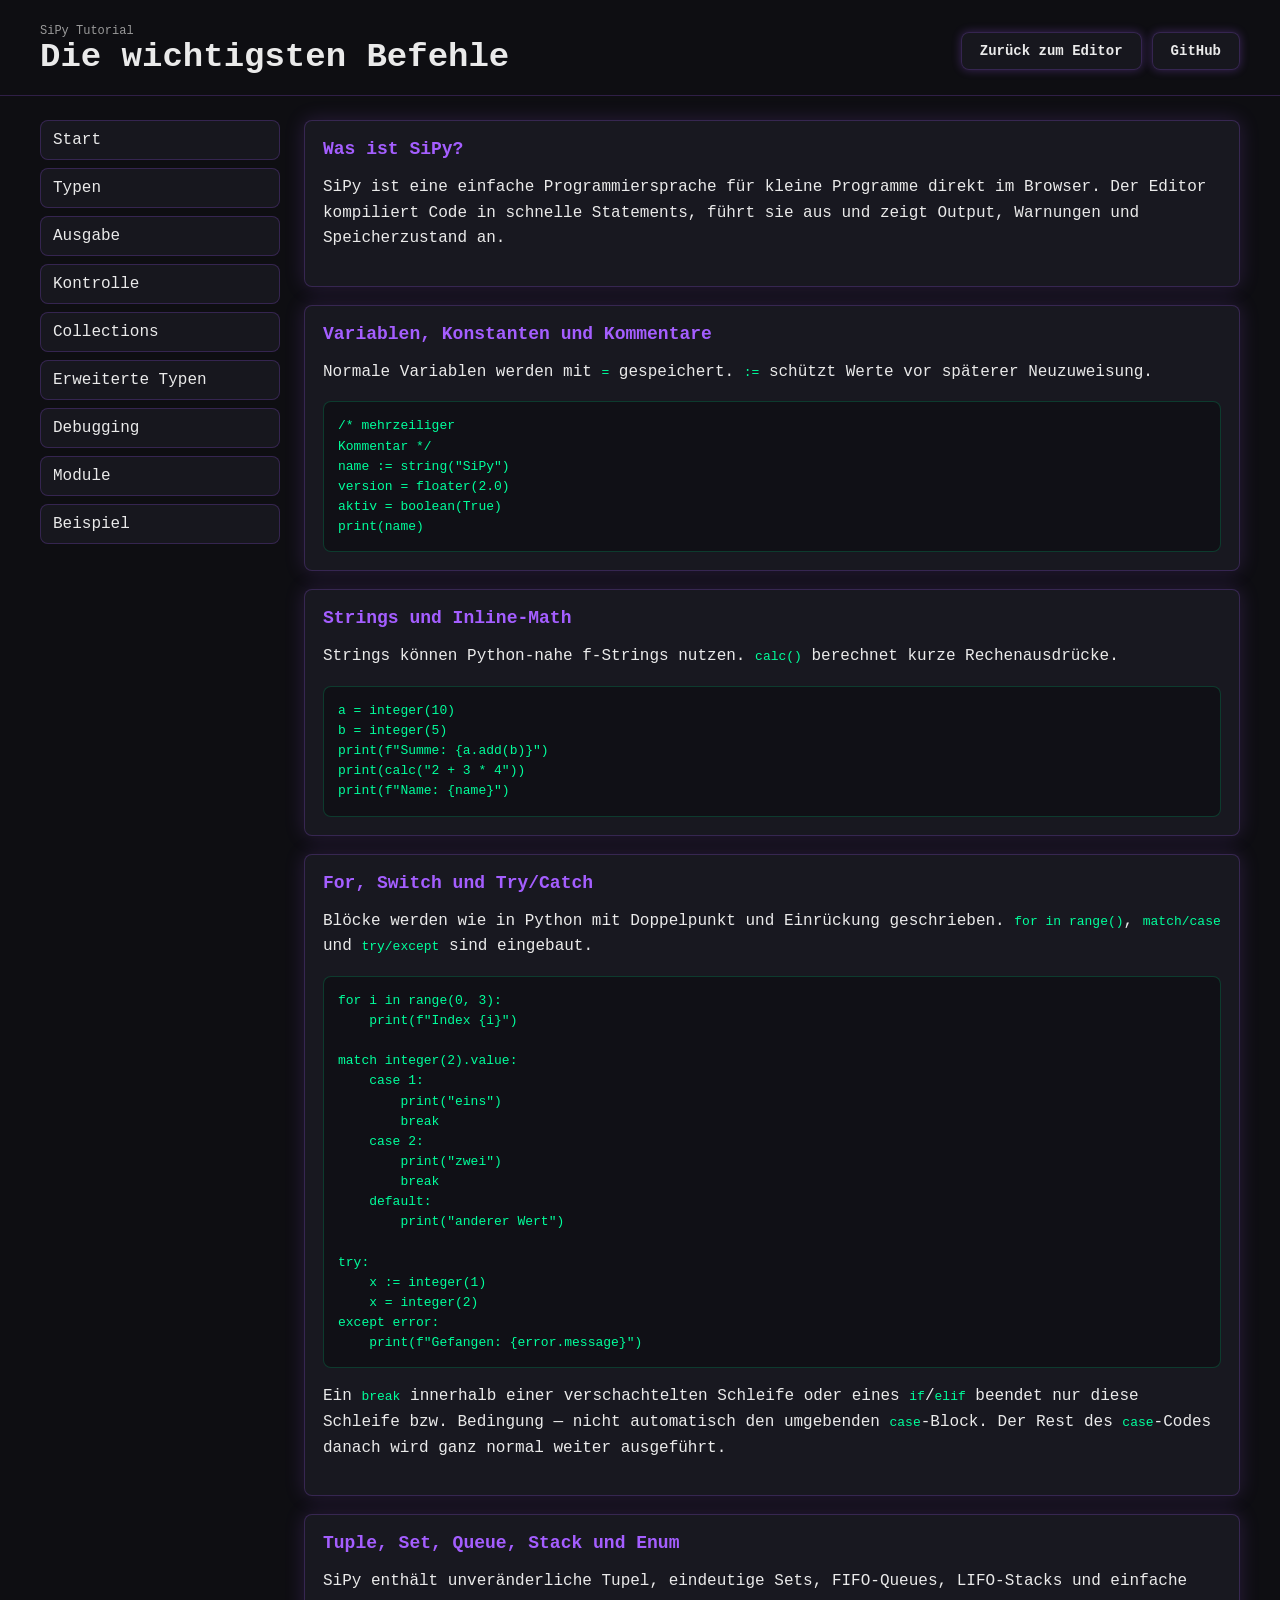
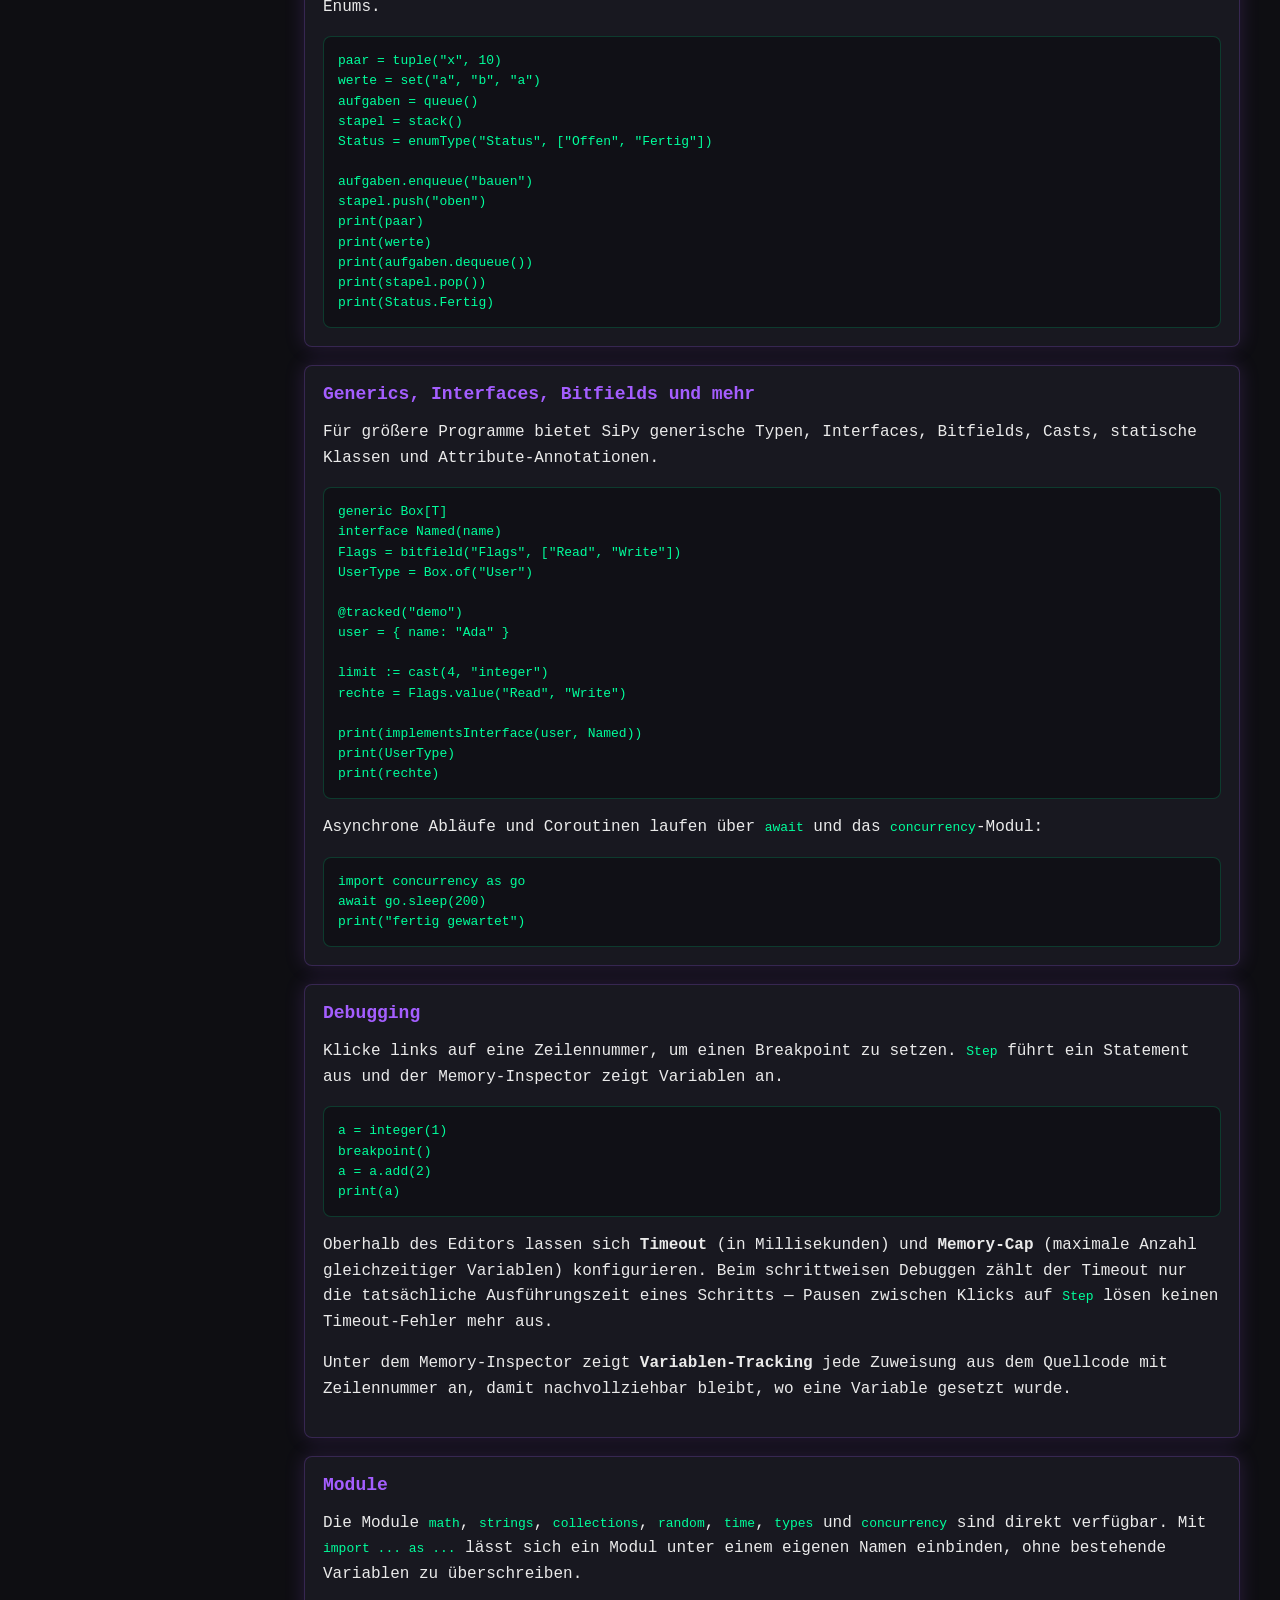
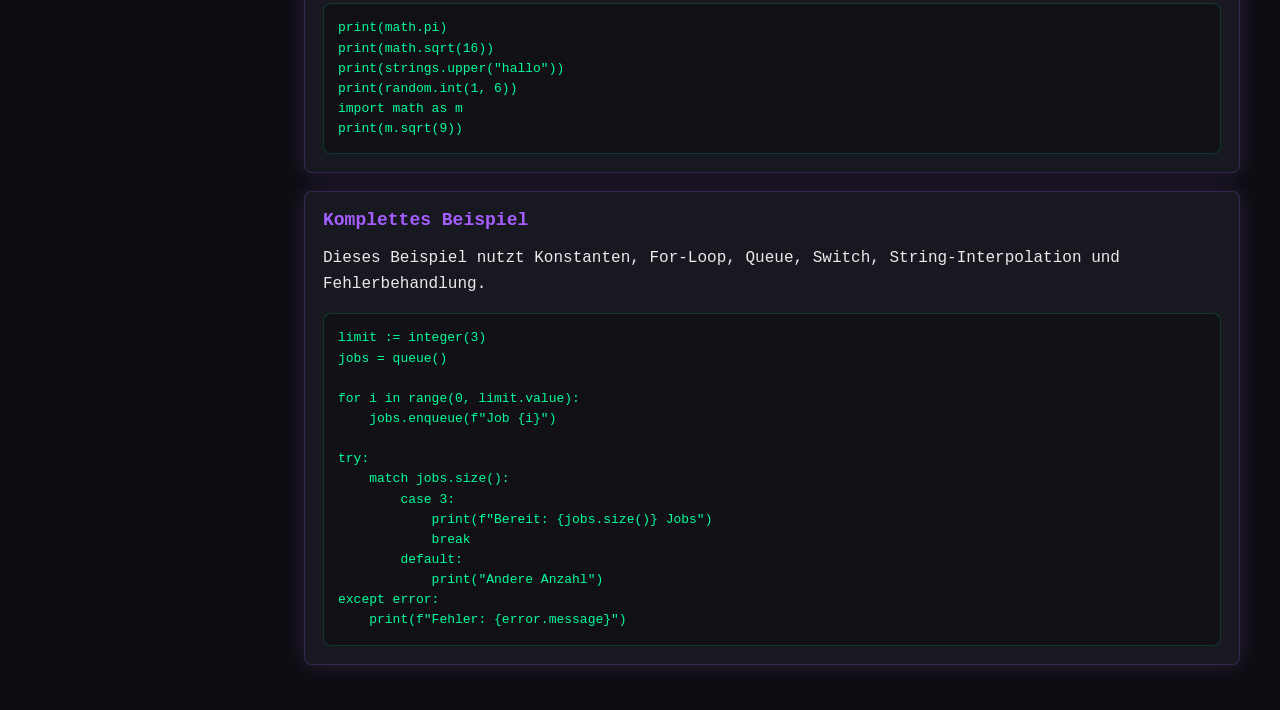
<file: Legacy/legacy2/tutorial.html>
<!DOCTYPE html>
<html lang="de">
<head>
    <meta charset="UTF-8">
    <meta name="viewport" content="width=device-width, initial-scale=1.0">
    <title>SiPy Tutorial</title>
    <link rel="icon" href="favicon.ico" sizes="any">
    <link rel="stylesheet" href="style.css">
</head>

<body class="tutorial-page">
<header class="app-header">
    <div>
        <p class="eyebrow">SiPy Tutorial</p>
        <h1>Die wichtigsten Befehle</h1>
    </div>

    <nav class="top-links" aria-label="Navigation">
        <a href="index.html">Zurück zum Editor</a>
        <a href="https://github.com/Metrix31/SiPy-Web" target="_blank" rel="noreferrer">GitHub</a>
    </nav>
</header>

<main class="tutorial-layout">
    <nav class="tutorial-nav" aria-label="Tutorial Abschnitte">
        <a href="#start">Start</a>
        <a href="#typen">Typen</a>
        <a href="#ausgabe">Ausgabe</a>
        <a href="#kontrolle">Kontrolle</a>
        <a href="#collections">Collections</a>
        <a href="#erweitert">Erweiterte Typen</a>
        <a href="#debugging">Debugging</a>
        <a href="#module">Module</a>
        <a href="#beispiel">Beispiel</a>
    </nav>

    <div class="tutorial-content">
        <section id="start" class="tutorial-section">
            <h2>Was ist SiPy?</h2>
            <p>
                SiPy ist eine einfache Programmiersprache für kleine Programme direkt im Browser.
                Der Editor kompiliert Code in schnelle Statements, führt sie aus und zeigt Output, Warnungen und Speicherzustand an.
            </p>
        </section>

        <section id="typen" class="tutorial-section">
            <h2>Variablen, Konstanten und Kommentare</h2>
            <p>Normale Variablen werden mit <code>=</code> gespeichert. <code>:=</code> schützt Werte vor späterer Neuzuweisung.</p>
            <pre><code>/* mehrzeiliger
Kommentar */
name := string("SiPy")
version = floater(2.0)
aktiv = boolean(True)
print(name)</code></pre>
        </section>

        <section id="ausgabe" class="tutorial-section">
            <h2>Strings und Inline-Math</h2>
            <p>Strings können Python-nahe f-Strings nutzen. <code>calc()</code> berechnet kurze Rechenausdrücke.</p>
            <pre><code>a = integer(10)
b = integer(5)
print(f"Summe: {a.add(b)}")
print(calc("2 + 3 * 4"))
print(f"Name: {name}")</code></pre>
        </section>

        <section id="kontrolle" class="tutorial-section">
            <h2>For, Switch und Try/Catch</h2>
            <p>Blöcke werden wie in Python mit Doppelpunkt und Einrückung geschrieben. <code>for in range()</code>, <code>match/case</code> und <code>try/except</code> sind eingebaut.</p>
            <pre><code>for i in range(0, 3):
    print(f"Index {i}")

match integer(2).value:
    case 1:
        print("eins")
        break
    case 2:
        print("zwei")
        break
    default:
        print("anderer Wert")

try:
    x := integer(1)
    x = integer(2)
except error:
    print(f"Gefangen: {error.message}")</code></pre>
            <p>Ein <code>break</code> innerhalb einer verschachtelten Schleife oder eines <code>if</code>/<code>elif</code> beendet nur diese Schleife bzw. Bedingung — nicht automatisch den umgebenden <code>case</code>-Block. Der Rest des <code>case</code>-Codes danach wird ganz normal weiter ausgeführt.</p>
        </section>

        <section id="collections" class="tutorial-section">
            <h2>Tuple, Set, Queue, Stack und Enum</h2>
            <p>SiPy enthält unveränderliche Tupel, eindeutige Sets, FIFO-Queues, LIFO-Stacks und einfache Enums.</p>
            <pre><code>paar = tuple("x", 10)
werte = set("a", "b", "a")
aufgaben = queue()
stapel = stack()
Status = enumType("Status", ["Offen", "Fertig"])

aufgaben.enqueue("bauen")
stapel.push("oben")
print(paar)
print(werte)
print(aufgaben.dequeue())
print(stapel.pop())
print(Status.Fertig)</code></pre>
        </section>

        <section id="erweitert" class="tutorial-section">
            <h2>Generics, Interfaces, Bitfields und mehr</h2>
            <p>Für größere Programme bietet SiPy generische Typen, Interfaces, Bitfields, Casts, statische Klassen und Attribute-Annotationen.</p>
            <pre><code>generic Box[T]
interface Named(name)
Flags = bitfield("Flags", ["Read", "Write"])
UserType = Box.of("User")

@tracked("demo")
user = { name: "Ada" }

limit := cast(4, "integer")
rechte = Flags.value("Read", "Write")

print(implementsInterface(user, Named))
print(UserType)
print(rechte)</code></pre>
            <p>Asynchrone Abläufe und Coroutinen laufen über <code>await</code> und das <code>concurrency</code>-Modul:</p>
            <pre><code>import concurrency as go
await go.sleep(200)
print("fertig gewartet")</code></pre>
        </section>

        <section id="debugging" class="tutorial-section">
            <h2>Debugging</h2>
            <p>Klicke links auf eine Zeilennummer, um einen Breakpoint zu setzen. <code>Step</code> führt ein Statement aus und der Memory-Inspector zeigt Variablen an.</p>
            <pre><code>a = integer(1)
breakpoint()
a = a.add(2)
print(a)</code></pre>
            <p>
                Oberhalb des Editors lassen sich <strong>Timeout</strong> (in Millisekunden) und <strong>Memory-Cap</strong>
                (maximale Anzahl gleichzeitiger Variablen) konfigurieren. Beim schrittweisen Debuggen zählt der Timeout nur
                die tatsächliche Ausführungszeit eines Schritts — Pausen zwischen Klicks auf <code>Step</code> lösen keinen
                Timeout-Fehler mehr aus.
            </p>
            <p>
                Unter dem Memory-Inspector zeigt <strong>Variablen-Tracking</strong> jede Zuweisung aus dem Quellcode mit
                Zeilennummer an, damit nachvollziehbar bleibt, wo eine Variable gesetzt wurde.
            </p>
        </section>

        <section id="module" class="tutorial-section">
            <h2>Module</h2>
            <p>Die Module <code>math</code>, <code>strings</code>, <code>collections</code>, <code>random</code>, <code>time</code>, <code>types</code> und <code>concurrency</code> sind direkt verfügbar. Mit <code>import ... as ...</code> lässt sich ein Modul unter einem eigenen Namen einbinden, ohne bestehende Variablen zu überschreiben.</p>
            <pre><code>print(math.pi)
print(math.sqrt(16))
print(strings.upper("hallo"))
print(random.int(1, 6))
import math as m
print(m.sqrt(9))</code></pre>
        </section>

        <section id="beispiel" class="tutorial-section">
            <h2>Komplettes Beispiel</h2>
            <p>Dieses Beispiel nutzt Konstanten, For-Loop, Queue, Switch, String-Interpolation und Fehlerbehandlung.</p>
            <pre><code>limit := integer(3)
jobs = queue()

for i in range(0, limit.value):
    jobs.enqueue(f"Job {i}")

try:
    match jobs.size():
        case 3:
            print(f"Bereit: {jobs.size()} Jobs")
            break
        default:
            print("Andere Anzahl")
except error:
    print(f"Fehler: {error.message}")</code></pre>
        </section>
    </div>
</main>
</body>
</html>
</file>
<file: style.css>
:root {
    --black: #000412;
    --black-raised: #060b1b;
    --line: rgba(232, 238, 242, 0.1);
    --line-strong: rgba(232, 238, 242, 0.22);
    --ice: #e8eef2;
    --ice-soft: rgba(232, 238, 242, 0.74);
    --ice-muted: rgba(232, 238, 242, 0.54);
    --ink: #000412;
    --ink-soft: #3a4254;
    --aurora: #2bf08a;
    --aurora-hover: #5af5a5;
    --container: 1160px;
    --gutter: 48px;
    --radius: 6px;
    --radius-lg: 10px;
    --font: Inter, "Inter var", -apple-system, BlinkMacSystemFont, "Segoe UI", Roboto, Helvetica, Arial, sans-serif;
    --mono: "SFMono-Regular", Consolas, "Liberation Mono", monospace;
}

* { box-sizing: border-box; }
html { scroll-behavior: smooth; scroll-padding-top: 96px; }
body { margin: 0; background: var(--black); color: var(--ice); font-family: var(--font); font-size: 16px; line-height: 1.65; font-feature-settings: "cv11", "ss03"; -webkit-font-smoothing: antialiased; text-rendering: optimizeLegibility; }
a { color: inherit; text-decoration: none; }
h1, h2, h3, p { margin: 0; }
h1, h2, h3 { text-wrap: balance; }
::selection { background: var(--aurora); color: var(--black); }
.container { width: min(var(--container), calc(100% - var(--gutter))); margin: 0 auto; }

.skip-link { position: absolute; top: -64px; left: 16px; z-index: 100; padding: 10px 16px; border-radius: var(--radius); background: var(--aurora); color: var(--black); font-size: 14px; font-weight: 700; }
.skip-link:focus { top: 12px; }
a:focus-visible, button:focus-visible, input:focus-visible, textarea:focus-visible { outline: 2px solid var(--aurora); outline-offset: 3px; }

.button { min-height: 46px; display: inline-flex; align-items: center; justify-content: center; gap: 10px; padding: 0 22px; border: 1px solid transparent; border-radius: var(--radius); font: 600 14px/1 var(--font); cursor: pointer; transition: background .18s ease, border-color .18s ease, color .18s ease; }
.button-primary, .primary-btn { border-color: var(--aurora); background: var(--aurora); color: var(--black); }
.button-primary:hover, .primary-btn:hover { border-color: var(--aurora-hover); background: var(--aurora-hover); }
.button-secondary { border-color: var(--line-strong); background: transparent; color: var(--ice); }
.button-secondary:hover { border-color: var(--ice); background: rgba(232, 238, 242, .06); }
.button-small { min-height: 38px; padding: 0 16px; font-size: 13px; }

.header { position: sticky; top: 0; z-index: 50; border-bottom: 1px solid var(--line); background: rgba(0, 4, 18, .9); -webkit-backdrop-filter: blur(16px); backdrop-filter: blur(16px); }
.header-inner { height: 72px; display: flex; align-items: center; justify-content: space-between; gap: 24px; }
.logo { display: flex; align-items: center; gap: 12px; font-size: 15px; font-weight: 650; letter-spacing: -.015em; }
.logo-mark { display: grid; width: 30px; height: 30px; place-items: center; border-radius: 7px; background: var(--aurora); color: var(--black); font-size: 14px; font-weight: 800; }
.navigation { display: flex; align-items: center; gap: 34px; }
.navigation a:not(.button) { position: relative; padding: 6px 0; color: var(--ice-soft); font-size: 14px; font-weight: 500; transition: color .15s ease; }
.navigation a:not(.button)::after { position: absolute; right: 0; bottom: 0; left: 0; height: 2px; background: var(--aurora); content: ""; transform: scaleX(0); transform-origin: left; transition: transform .2s ease; }
.navigation a:not(.button):hover { color: var(--ice); }
.navigation a:not(.button):hover::after { transform: scaleX(1); }

.editor-section { position: relative; overflow: hidden; min-height: calc(100vh - 72px); padding: 48px 0 72px; border-bottom: 1px solid var(--line); }
.editor-section::before { position: absolute; inset: 0; background-image: linear-gradient(var(--line) 1px, transparent 1px), linear-gradient(90deg, var(--line) 1px, transparent 1px); background-size: 80px 80px; -webkit-mask-image: radial-gradient(ellipse 80% 80% at 88% 0, #000, transparent 70%); mask-image: radial-gradient(ellipse 80% 80% at 88% 0, #000, transparent 70%); content: ""; pointer-events: none; }
.editor-section::after { position: absolute; top: -350px; right: -230px; width: 780px; height: 780px; border-radius: 50%; background: radial-gradient(circle, rgba(43, 240, 138, .11), transparent 65%); content: ""; pointer-events: none; }
.editor-layout { position: relative; z-index: 1; }
.editor-intro { display: flex; align-items: end; justify-content: space-between; gap: 40px; margin-bottom: 32px; padding-bottom: 26px; border-bottom: 1px solid var(--line); }
.editor-intro > div::before { display: block; width: 24px; height: 2px; margin-bottom: 14px; background: var(--aurora); content: ""; }
.section-kicker { color: var(--aurora); font-size: 12px; font-weight: 700; letter-spacing: .08em; text-transform: uppercase; }
.editor-intro h1 { margin-top: 8px; font-size: clamp(34px, 4vw, 52px); font-weight: 620; line-height: .98; letter-spacing: -.058em; }
.editor-intro > p { max-width: 420px; margin: 0; color: var(--ice-muted); font-size: 15px; line-height: 1.65; }
.workspace { display: grid; grid-template-columns: minmax(0, 1fr) minmax(300px, .43fr); gap: 16px; min-width: 0; }

.panel { min-width: 0; overflow: hidden; border: 1px solid var(--line); border-radius: var(--radius-lg); background: var(--black-raised); }
.panel-header { display: flex; align-items: center; justify-content: space-between; gap: 16px; padding: 18px 20px; border-bottom: 1px solid var(--line); }
.panel-header h2 { font-size: 16px; font-weight: 650; letter-spacing: -.02em; }
.panel-header p, .limits-row label, .inspector-title { color: var(--ice-muted); font-size: 12px; font-weight: 500; }
.button-row { display: flex; flex-wrap: wrap; justify-content: flex-end; gap: 8px; }
.button-row button { min-height: 32px; border: 1px solid var(--line-strong); border-radius: var(--radius); padding: 0 10px; background: transparent; color: var(--ice); font: 600 12px/1 var(--font); cursor: pointer; transition: background .18s ease, border-color .18s ease; }
.button-row button:hover { border-color: var(--ice); background: rgba(232, 238, 242, .06); }
.button-row .primary-btn { border-color: var(--aurora); background: var(--aurora); color: var(--black); }
#statusText[data-mode="ok"] { color: var(--aurora); }
#statusText[data-mode="running"] { color: var(--ice); }
#statusText[data-mode="error"] { color: #ff879b; }

.limits-row { display: flex; align-items: center; flex-wrap: wrap; gap: 8px 12px; padding: 11px 20px; border-bottom: 1px solid var(--line); background: rgba(0, 4, 18, .34); }
.limits-row input[type="number"] { width: 78px; border: 1px solid var(--line-strong); border-radius: var(--radius); padding: 5px 7px; background: rgba(232, 238, 242, .045); color: var(--ice); font: 13px/1.2 var(--mono); }
#editor { display: grid; grid-template-columns: 50px minmax(0, 1fr); height: min(66vh, 690px); min-height: 410px; overflow: hidden; }
#lineNumbers { overflow: hidden; border-right: 1px solid var(--line); padding: 18px 7px; background: rgba(0, 4, 18, .45); color: var(--ice-muted); font: 14px/1.65 var(--mono); text-align: right; user-select: none; }
#lineNumbers button { display: block; width: 100%; min-height: 23px; margin: 0; border: 0; border-radius: 3px; padding: 0 4px; background: transparent; box-shadow: none; color: var(--ice-muted); font: inherit; line-height: 1.65; text-align: right; cursor: pointer; }
#lineNumbers button:hover { background: rgba(43, 240, 138, .12); color: var(--ice); }
#lineNumbers button.has-breakpoint { color: #ff879b; }
#lineNumbers button.has-breakpoint::before { float: left; content: "●"; }
#lineNumbers button.active-line { background: rgba(43, 240, 138, .16); color: var(--ice); }
textarea { width: 100%; height: 100%; resize: none; border: 0; padding: 18px; background: transparent; color: var(--ice); font: 14px/1.65 var(--mono); outline: none; tab-size: 4; }
#editor:focus-within { box-shadow: inset 0 0 0 1px rgba(43, 240, 138, .65); }

.output-panel { display: flex; flex-direction: column; min-height: 0; }
#output { min-height: 190px; flex: 1; overflow: auto; padding: 18px 20px; color: var(--aurora); font: 13px/1.65 var(--mono); white-space: pre-wrap; }
#output:empty::before { color: var(--ice-muted); content: "No output yet."; }
.inspector { border-top: 1px solid var(--line); padding: 14px 20px 18px; }
.inspector-title { margin-bottom: 9px; text-transform: uppercase; letter-spacing: .07em; }
#memoryInspector, #trackingInspector { display: grid; max-height: 156px; gap: 5px; overflow: auto; color: var(--ice); font: 12px/1.45 var(--mono); }
#memoryInspector div, #trackingInspector div { display: grid; grid-template-columns: minmax(70px, .4fr) minmax(0, 1fr); gap: 10px; padding: 5px 0; border-bottom: 1px solid rgba(232,238,242,.06); }
#memoryInspector strong, #trackingInspector strong { color: var(--aurora); overflow-wrap: anywhere; }
#memoryInspector span, #trackingInspector span { overflow-wrap: anywhere; }

.footer { border-top: 1px solid var(--line); }
.footer-inner { display: grid; grid-template-columns: 1fr auto 1fr; align-items: center; min-height: 96px; }
.footer-brand { font-size: 14px; font-weight: 650; }
.footer-links { display: flex; gap: 28px; }
.footer-links a, .footer-copy { color: var(--ice-muted); font-size: 13px; }
.footer-links a:hover { color: var(--ice); }
.footer-copy { text-align: right; }

.tutorial-page .app-header { border-bottom: 1px solid var(--line); background: rgba(0,4,18,.9); }
.tutorial-page .top-links { display: flex; gap: 28px; }
.tutorial-page .top-links a { color: var(--ice-soft); font-size: 14px; }
.tutorial-page .top-links a:hover { color: var(--aurora); }
.tutorial-layout { width: min(var(--container), calc(100% - var(--gutter))); display: grid; grid-template-columns: 240px minmax(0, 1fr); gap: 72px; margin: 0 auto; padding: 96px 0 136px; }
.tutorial-nav { position: sticky; top: 104px; display: grid; align-self: start; gap: 2px; }
.tutorial-nav a { border-bottom: 1px solid var(--line); padding: 10px 0; color: var(--ice-muted); font-size: 14px; }
.tutorial-nav a:hover { color: var(--aurora); }
.tutorial-content { display: grid; gap: 14px; }
.tutorial-section { border: 1px solid var(--line); border-radius: var(--radius-lg); padding: 30px; background: var(--black-raised); }
.tutorial-section h2 { font-size: 22px; letter-spacing: -.03em; }
.tutorial-section p { margin-top: 14px; color: var(--ice-soft); }
pre { margin: 18px 0 0; overflow: auto; border: 1px solid var(--line); border-radius: var(--radius); padding: 16px; background: rgba(0,4,18,.5); color: var(--aurora); font: 13px/1.65 var(--mono); }
code { color: var(--aurora); font-family: var(--mono); }

@media (max-width: 1020px) { .workspace { grid-template-columns: minmax(0, 1fr) 310px; } }
@media (max-width: 800px) { .editor-section { padding: 40px 0 64px; } .editor-intro { align-items: start; flex-direction: column; gap: 16px; } .workspace { grid-template-columns: 1fr; } .output-panel { min-height: 460px; } .tutorial-layout { grid-template-columns: 1fr; gap: 35px; padding: 72px 0 96px; } .tutorial-nav { position: static; grid-template-columns: repeat(3, 1fr); } }
@media (max-width: 620px) { :root { --gutter: 32px; } .header-inner { height: 64px; } .navigation { gap: 18px; } .navigation a:nth-child(2) { display: none; } .navigation .button { min-height: 34px; padding: 0 12px; } .panel-header { align-items: flex-start; flex-direction: column; } .button-row { justify-content: flex-start; } #editor { height: 56vh; min-height: 370px; } .limits-row { align-items: flex-start; flex-direction: column; } .footer-inner { grid-template-columns: 1fr auto; gap: 12px; padding: 20px 0; } .footer-copy { grid-column: 1 / -1; text-align: left; } .tutorial-nav { grid-template-columns: 1fr 1fr; } .tutorial-section { padding: 24px 20px; } }
@media (prefers-reduced-motion: reduce) { html { scroll-behavior: auto; } * { transition: none !important; } }

/* Tutorial page compatibility and language switch */
.tutorial-page .header { border-bottom: 1px solid var(--line); background: rgba(0, 4, 18, .9); }
.tutorial-page .header-inner { gap: 20px; }
.tutorial-page .navigation { margin-left: auto; }
.language-toggle { flex: 0 0 auto; min-height: 34px; border: 1px solid var(--line-strong); border-radius: 8px; padding: 0 12px; background: rgba(232, 238, 242, .045); color: var(--ice); font: 600 13px/1 var(--font); cursor: pointer; transition: background .18s ease, border-color .18s ease, color .18s ease; }
.language-toggle:hover { border-color: var(--aurora); background: rgba(43, 240, 138, .09); color: var(--ice); }
.tutorial-page .tutorial-layout { align-items: start; }
.tutorial-page .tutorial-section { min-width: 0; }
.tutorial-page pre code { color: inherit; }
@media (max-width: 620px) {
    .tutorial-page .header-inner { gap: 10px; }
    .tutorial-page .logo { gap: 8px; font-size: 13px; }
    .tutorial-page .language-toggle { padding: 0 9px; font-size: 12px; }
    .tutorial-page .navigation { gap: 12px; }
    .tutorial-page .navigation a:first-child { font-size: 12px; }
}
</file>
<file: Legacy/legacy2/style.css>
:root {
    --bg-dark: #0e0e12;
    --bg-panel: #181820;
    --accent-purple: #a45eff;
    --accent-green: #00ff9c;
    --text-light: #eaeaea;
    --text-dim: #9a9a9a;
    --radius: 8px;
    --transition: 0.25s ease;
    --font-main: 'JetBrains Mono', monospace;
    --border: rgba(164, 94, 255, 0.22);
}

* {
    box-sizing: border-box;
}

body {
    background-color: var(--bg-dark);
    color: var(--text-light);
    font-family: var(--font-main);
    margin: 0;
    min-height: 100vh;
    overflow-x: hidden;
}

.app-header {
    display: flex;
    align-items: center;
    justify-content: space-between;
    gap: 24px;
    padding: 24px clamp(16px, 4vw, 40px) 18px;
    border-bottom: 1px solid var(--border);
}

.eyebrow,
.panel-header p {
    color: var(--text-dim);
    font-size: 12px;
    margin: 0;
}

h1,
h2 {
    margin: 0;
    letter-spacing: 0;
}

h1 {
    font-size: clamp(22px, 3vw, 34px);
    line-height: 1.15;
}

h2 {
    font-size: 15px;
}

.top-links,
.button-row {
    display: flex;
    align-items: center;
    gap: 10px;
    flex-wrap: wrap;
}

button,
.top-links a {
    background: linear-gradient(135deg, var(--accent-purple), var(--accent-green));
    border: none;
    color: #fff;
    font-family: var(--font-main);
    font-weight: 600;
    padding: 10px 18px;
    border-radius: var(--radius);
    cursor: pointer;
    transition: var(--transition);
    box-shadow: 0 0 10px rgba(164, 94, 255, 0.3);
    margin: 0;
    flex-shrink: 0;
    text-decoration: none;
    font-size: 14px;
}

button:not(.primary-btn),
.top-links a {
    background: rgba(24, 24, 32, 0.92);
    border: 1px solid var(--border);
    color: var(--text-light);
}

button:hover,
.top-links a:hover {
    transform: translateY(-2px);
    box-shadow: 0 0 15px rgba(0, 255, 156, 0.4);
}

.workspace {
    display: grid;
    grid-template-columns: minmax(0, 1fr) minmax(300px, 420px);
    gap: 20px;
    padding: 20px clamp(16px, 4vw, 40px) 28px;
    min-height: calc(100vh - 97px);
}

.panel {
    background-color: var(--bg-panel);
    border: 1px solid var(--border);
    border-radius: var(--radius);
    box-shadow: 0 0 20px rgba(164, 94, 255, 0.2);
    min-width: 0;
}

.panel-header {
    display: flex;
    align-items: center;
    justify-content: space-between;
    gap: 16px;
    padding: 14px 16px;
    border-bottom: 1px solid rgba(164, 94, 255, 0.16);
}

#statusText[data-mode="ok"] {
    color: var(--accent-green);
}

#statusText[data-mode="running"] {
    color: var(--accent-purple);
}

#statusText[data-mode="error"] {
    color: #ff6f91;
}

.limits-row {
    display: flex;
    align-items: center;
    flex-wrap: wrap;
    gap: 8px 14px;
    padding: 10px 16px;
    border-bottom: 1px solid rgba(164, 94, 255, 0.16);
    background: rgba(14, 14, 18, 0.35);
}

.limits-row label {
    color: var(--text-dim);
    font-size: 12px;
    white-space: nowrap;
}

.limits-row input[type="number"] {
    width: 88px;
    background: rgba(24, 24, 32, 0.92);
    border: 1px solid var(--border);
    color: var(--text-light);
    font-family: var(--font-main);
    font-size: 13px;
    padding: 6px 8px;
    border-radius: var(--radius);
    outline: none;
    transition: var(--transition);
}

.limits-row input[type="number"]:focus-visible {
    outline: 2px solid var(--accent-green);
    outline-offset: 2px;
}

#editor {
    display: grid;
    grid-template-columns: 48px minmax(0, 1fr);
    height: calc(100vh - 234px);
    min-height: 320px;
    overflow: hidden;
}

#editor:focus-within {
    box-shadow: 0 0 25px rgba(0, 255, 156, 0.3);
}

#lineNumbers {
    background: rgba(14, 14, 18, 0.45);
    color: var(--text-dim);
    padding: 16px 6px;
    font-size: 15px;
    line-height: 1.55;
    text-align: right;
    user-select: none;
    overflow: hidden;
    border-right: 1px solid rgba(164, 94, 255, 0.16);
}

#lineNumbers button {
    display: block;
    width: 100%;
    min-height: 23px;
    margin: 0;
    padding: 0 4px;
    border: 0;
    border-radius: 4px;
    background: transparent;
    box-shadow: none;
    color: var(--text-dim);
    font: inherit;
    line-height: 1.55;
    text-align: right;
}

#lineNumbers button:hover {
    transform: none;
    background: rgba(0, 255, 156, 0.12);
    box-shadow: none;
}

#lineNumbers button.has-breakpoint {
    color: #ff6f91;
}

#lineNumbers button.has-breakpoint::before {
    content: "●";
    float: left;
}

#lineNumbers button.active-line {
    background: rgba(164, 94, 255, 0.26);
    color: var(--text-light);
}

.tutorial-page {
    min-height: 100vh;
}

.tutorial-layout {
    display: grid;
    grid-template-columns: 240px minmax(0, 1fr);
    gap: 24px;
    padding: 24px clamp(16px, 4vw, 40px) 36px;
}

.tutorial-nav {
    position: sticky;
    top: 20px;
    align-self: start;
    display: grid;
    gap: 8px;
}

.tutorial-nav a {
    color: var(--text-light);
    text-decoration: none;
    padding: 10px 12px;
    border: 1px solid var(--border);
    border-radius: var(--radius);
    background: rgba(24, 24, 32, 0.92);
}

.tutorial-nav a:hover {
    color: var(--accent-green);
    box-shadow: 0 0 12px rgba(0, 255, 156, 0.22);
}

.tutorial-content {
    display: grid;
    gap: 18px;
}

.tutorial-section {
    background: var(--bg-panel);
    border: 1px solid var(--border);
    border-radius: var(--radius);
    box-shadow: 0 0 20px rgba(164, 94, 255, 0.18);
    padding: 18px;
}

.tutorial-section h2 {
    color: var(--accent-purple);
    font-size: 18px;
    margin-bottom: 10px;
}

.tutorial-section p {
    color: var(--text-light);
    line-height: 1.6;
}

pre {
    margin: 12px 0 0;
    padding: 14px;
    overflow: auto;
    background: rgba(14, 14, 18, 0.72);
    border: 1px solid rgba(0, 255, 156, 0.18);
    border-radius: var(--radius);
    color: var(--accent-green);
    line-height: 1.55;
}

code {
    color: var(--accent-green);
    -webkit-user-modify: read-write-plaintext-only;
}

textarea {
    width: 100%;
    height: 100%;
    background: transparent;
    border: none;
    color: var(--text-light);
    font-family: var(--font-main);
    font-size: 15px;
    line-height: 1.55;
    resize: none;
    outline: none;
    overflow: auto;
    padding: 16px;
    white-space: pre-wrap;
    word-wrap: break-word;
}

.output-panel {
    display: flex;
    flex-direction: column;
}

#output {
    flex: 1;
    min-height: 180px;
    padding: 16px;
    color: var(--accent-green);
    font-size: 14px;
    line-height: 1.55;
    white-space: pre-wrap;
    box-shadow: inset 0 0 10px rgba(0, 255, 156, 0.2);
    overflow: auto;
}

.inspector {
    border-top: 1px solid rgba(164, 94, 255, 0.16);
    padding: 12px 16px 16px;
}

.inspector-title {
    color: var(--text-dim);
    font-size: 12px;
    margin-bottom: 8px;
}

#memoryInspector,
#trackingInspector {
    display: grid;
    gap: 6px;
    color: var(--text-light);
    font-size: 13px;
    line-height: 1.45;
    max-height: 150px;
    overflow: auto;
}

#memoryInspector div,
#trackingInspector div {
    display: grid;
    grid-template-columns: minmax(80px, 0.4fr) minmax(0, 1fr);
    gap: 10px;
    padding: 6px 0;
    border-bottom: 1px solid rgba(255, 255, 255, 0.06);
}

#memoryInspector strong,
#trackingInspector strong {
    color: var(--accent-green);
    font-weight: 600;
    overflow-wrap: anywhere;
}

#memoryInspector span,
#trackingInspector span {
    color: var(--text-light);
    overflow-wrap: anywhere;
}

#output:empty::before {
    content: "Noch keine Ausgabe.";
    color: var(--text-dim);
}

button:focus-visible,
.top-links a:focus-visible,
textarea:focus-visible {
    outline: 2px solid var(--accent-green);
    outline-offset: 3px;
}

@media (max-width: 900px) {
    .app-header,
    .panel-header {
        align-items: flex-start;
        flex-direction: column;
    }

    .workspace {
        grid-template-columns: 1fr;
    }

    #editor {
        height: 54vh;
    }

    .tutorial-layout {
        grid-template-columns: 1fr;
    }

    .tutorial-nav {
        position: static;
    }
}

@media (max-width: 520px) {
    button,
    .top-links a {
        width: 100%;
        text-align: center;
    }

    .top-links,
    .button-row {
        width: 100%;
    }
}

::-webkit-scrollbar {
    width: 8px;
    height: 8px;
}

::-webkit-scrollbar-thumb {
    background: var(--accent-purple);
    border-radius: var(--radius);
}

::-webkit-scrollbar-thumb:hover {
    background: var(--accent-green);
}
</file>
<file: Legacy/style.css>
/* ===============================
   SiPy Web Editor – Modernes Design
   =============================== */

:root {
    --bg-dark: #0e0e12;
    --bg-panel: #181820;
    --accent-purple: #a45eff;
    --accent-green: #00ff9c;
    --text-light: #eaeaea;
    --text-dim: #9a9a9a;
    --radius: 8px;
    --transition: 0.25s ease;
    --font-main: 'JetBrains Mono', monospace;
}

/* Grundlayout */
body {
    background-color: var(--bg-dark);
    color: var(--text-light);
    font-family: var(--font-main);
    margin: 0;
    padding: 0;
    display: flex;
    flex-direction: column;
    height: 100vh;
    overflow-x: hidden; /* Horizontalen Scrollbalken entfernen */
}

/* Button-Leiste */
.button-row {
    display: flex;
    gap: 12px;
    padding: 20px;
    margin: 0;
}

/* Buttons */
button {
    background: linear-gradient(135deg, var(--accent-purple), var(--accent-green));
    border: none;
    color: #fff;
    font-family: var(--font-main);
    font-weight: 600;
    padding: 10px 18px;
    border-radius: var(--radius);
    cursor: pointer;
    transition: var(--transition);
    box-shadow: 0 0 10px rgba(164, 94, 255, 0.3);
    margin: 0;
    flex-shrink: 0; /* verhindert Rausrutschen */
}

button:hover {
    transform: translateY(-2px);
    box-shadow: 0 0 15px rgba(0, 255, 156, 0.4);
}

/* Editor-Container */
#editor {
    background-color: var(--bg-panel);
    border-radius: var(--radius);
    box-shadow: 0 0 20px rgba(164, 94, 255, 0.2);
    padding: 16px;
    margin: 0 20px 20px 20px;

    -webkit-user-modify: read-write-plaintext-only;

    /* WICHTIG: Container scrollt NICHT */
    overflow: visible;
    height: auto;
}


#editor:focus-within {
    box-shadow: 0 0 25px rgba(0, 255, 156, 0.3);
}

/* Eingabefeld */
textarea {
    width: 100%;
    height: 60vh; /* Editor-Höhe */
    background: transparent;
    border: none;
    color: var(--text-light);
    font-family: var(--font-main);
    font-size: 15px;
    resize: none;
    outline: none;

    /* EINZIGER Scrollbalken */
    overflow-y: auto;
    overflow-x: hidden;

    white-space: pre-wrap;
    word-wrap: break-word;
}

/* Output-Feld */
#output {
    background-color: var(--bg-panel);
    border-radius: var(--radius);
    padding: 12px;
    margin: 0 20px 20px 20px;
    color: var(--accent-green);
    font-size: 14px;
    white-space: pre-wrap;
    box-shadow: inset 0 0 10px rgba(0, 255, 156, 0.2);
    overflow-x: hidden;
}

/* Buttons oben rechts */
.top-right-buttons {
    position: fixed;
    top: 15px;
    right: 15px;
    display: flex;
    gap: 10px;
    z-index: 999999;
    flex-shrink: 0;
}

.top-right-buttons a {
    background: linear-gradient(135deg, var(--accent-purple), var(--accent-green));
    padding: 8px 14px;
    border-radius: var(--radius);
    color: white;
    font-family: var(--font-main);
    font-size: 14px;
    font-weight: 600;
    text-decoration: none;
    box-shadow: 0 0 10px rgba(164, 94, 255, 0.3);
    transition: var(--transition);
}

.top-right-buttons a:hover {
    transform: translateY(-2px);
    box-shadow: 0 0 15px rgba(0, 255, 156, 0.4);
}

/* Scrollbar */
::-webkit-scrollbar {
    width: 8px;
}
::-webkit-scrollbar-thumb {
    background: var(--accent-purple);
    border-radius: var(--radius);
}
::-webkit-scrollbar-thumb:hover {
    background: var(--accent-green);
}
</file>
